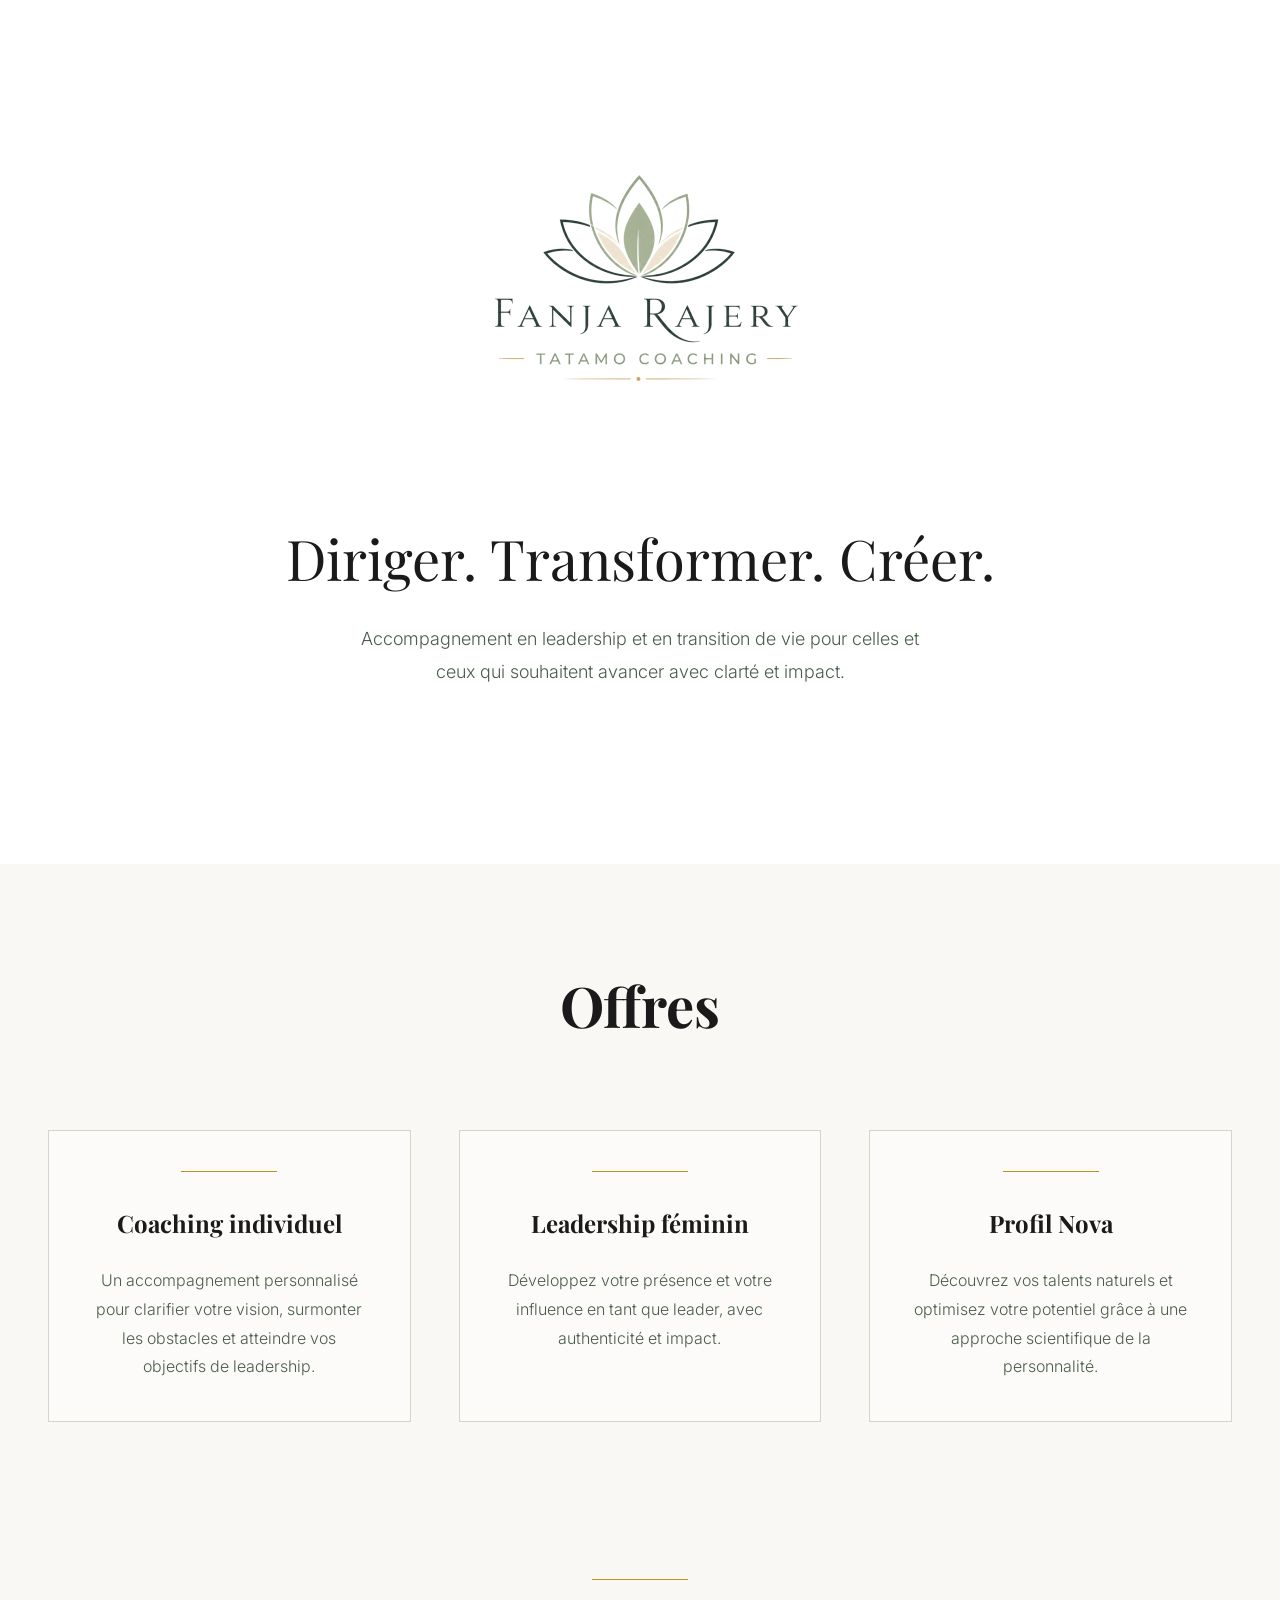
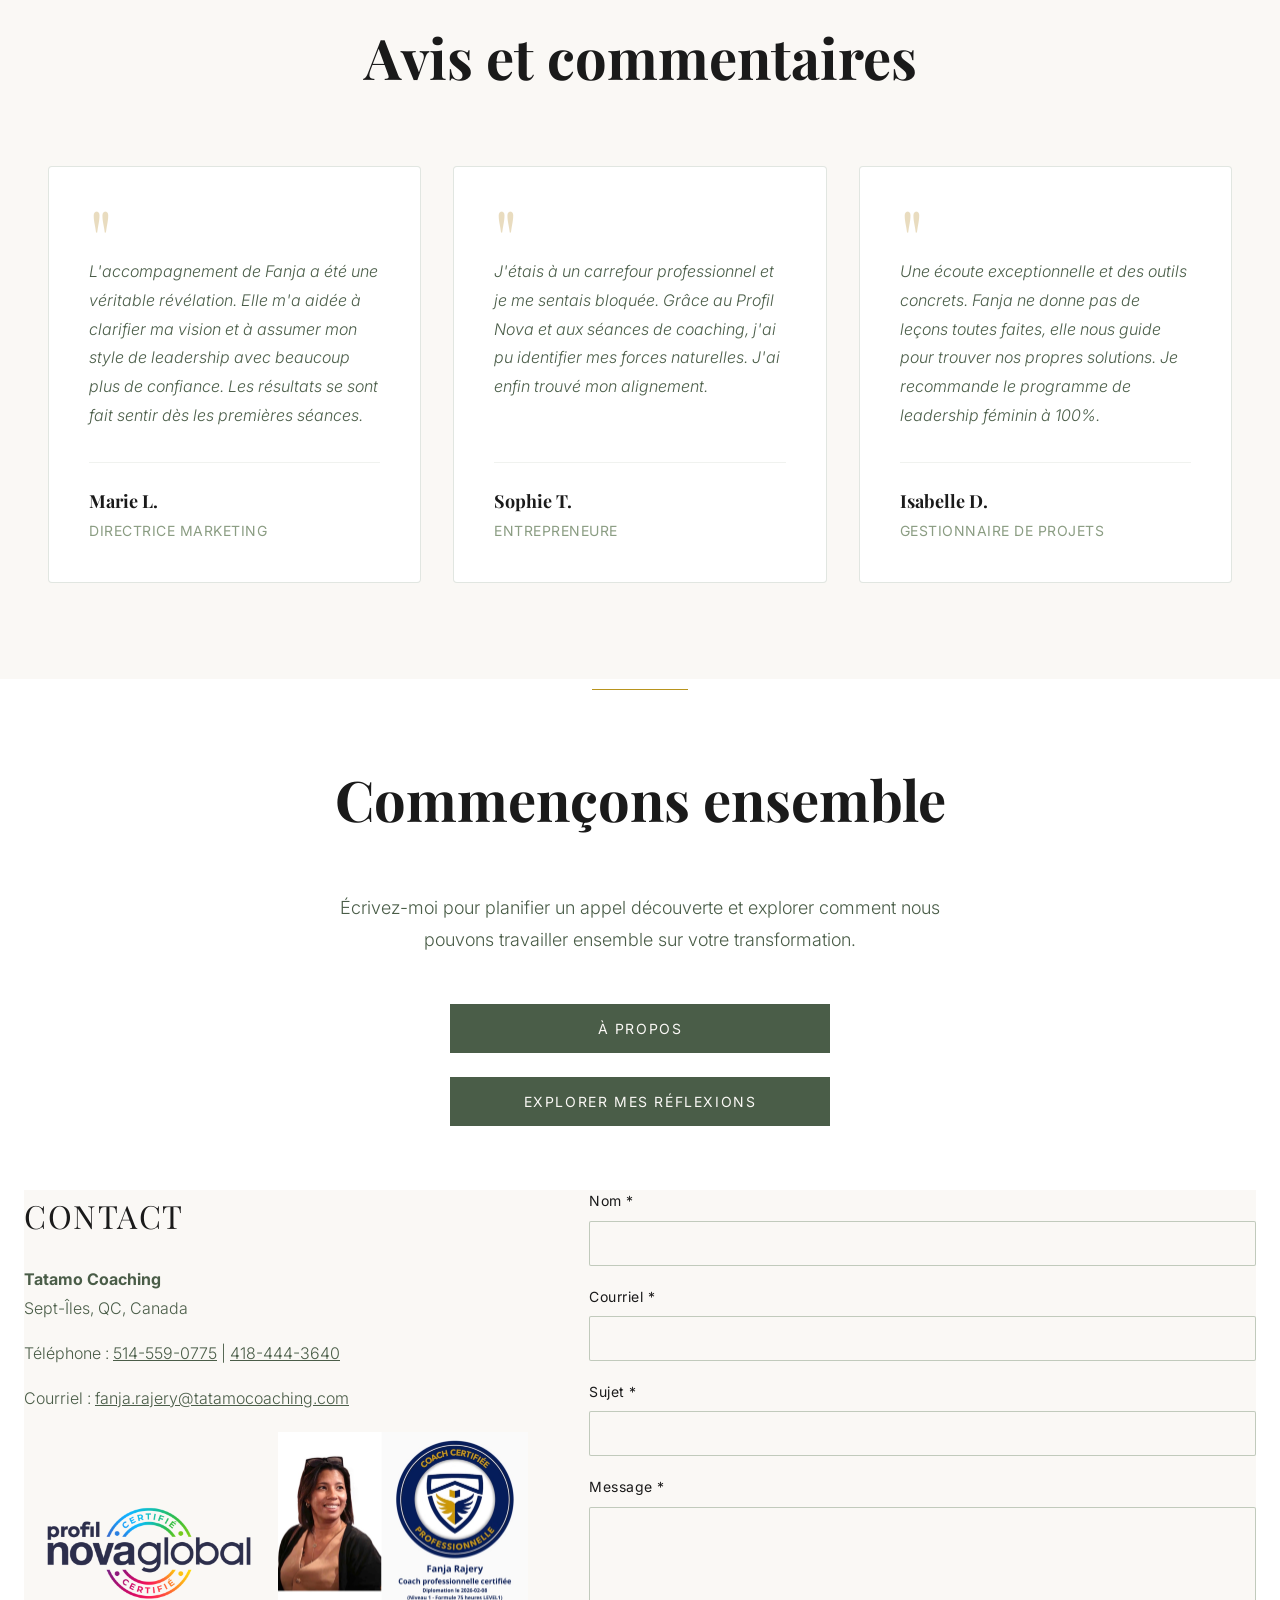
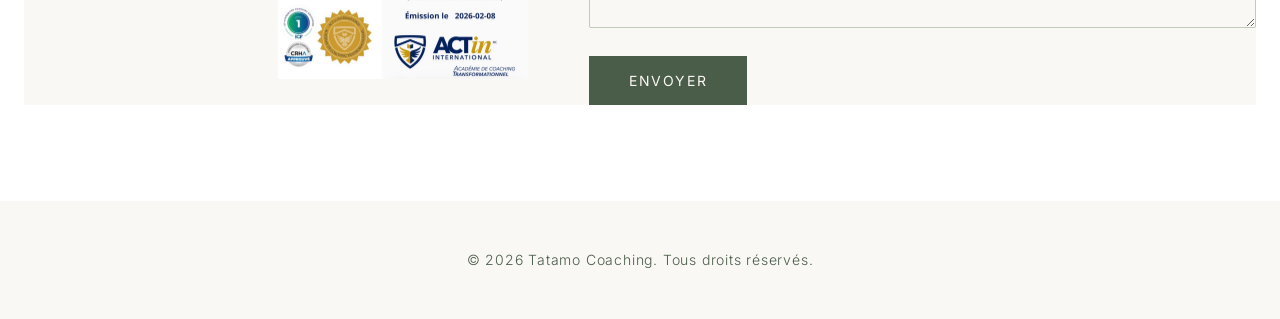
<file: index.html>
<!DOCTYPE html>
<html lang="fr">
<head>
  <meta charset="UTF-8">
  <meta name="viewport" content="width=device-width, initial-scale=1.0">
  <title>Tatamo Coaching - Fanja Rajery</title>
  <meta name="description" content="Tatamo Coaching : coaching individuel, leadership féminin et Profil Nova avec Fanja Rajery, pour avancer avec clarté et impact.">
  <link rel="icon" type="image/png" href="favicon.png">
  <link rel="apple-touch-icon" href="favicon.png">
  <link rel="preconnect" href="https://fonts.googleapis.com">
  <link rel="preconnect" href="https://fonts.gstatic.com" crossorigin>
  <link href="https://fonts.googleapis.com/css2?family=Inter:wght@300;400;600&family=Playfair+Display:wght@400;500;600&display=swap" rel="stylesheet">
  <link rel="stylesheet" href="styles.css">
</head>
<body>
  <header class="header">
    <div class="container">
      <img src="images/logonouvv.PNG" alt="Tatamo Coaching Logo" class="logo">
    </div>
  </header>

  <section class="hero">
    <div class="container hero-content">
      
    
      <h1 class="hero-heading">Diriger. Transformer. Créer.</h1>

      <p class="hero-description">Accompagnement en leadership et en transition de vie pour celles et ceux qui souhaitent avancer avec clarté et impact.
</p>

      
        
      </div>
    
  </section>

  

  <section class="offerings">
  <div class="container">
    <h2 class="section-title">Offres</h2>

    <div class="offerings-grid">

      <a href="individuel.html" class="offering-link">
        <div class="offering-card">
          <div class="divider-center"></div>
          <h3 class="offering-title">Coaching individuel</h3>
          <p class="offering-description">Un accompagnement personnalisé pour clarifier votre vision, surmonter les obstacles et atteindre vos objectifs de leadership.</p>
        </div>
      </a>

      <a href="feminin.html" class="offering-link">
        <div class="offering-card">
          <div class="divider-center"></div>
          <h3 class="offering-title">Leadership féminin</h3>
          <p class="offering-description">Développez votre présence et votre influence en tant que leader, avec authenticité et impact.</p>
        </div>
      </a>

      <a href="nova.html" class="offering-link">
        <div class="offering-card">
          <div class="divider-center"></div>
          <h3 class="offering-title">Profil Nova</h3>
          <p class="offering-description">Découvrez vos talents naturels et optimisez votre potentiel grâce à une approche scientifique de la personnalité.</p>
        </div>
      </a>


    </div>
<br>
<br>
   
</div>
</section>

<!-- Section Avis Clients -->
<section class="testimonials">
  <div class="container">
    <div class="divider-center"></div>
    <h2 class="section-title">Avis et commentaires</h2>
    
    <div class="testimonials-grid">
      
      <!-- Avis 1 -->
      <div class="testimonial-card">
        <div class="quote-icon">"</div>
        <p class="testimonial-text">L'accompagnement de Fanja a été une véritable révélation. Elle m'a aidée à clarifier ma vision et à assumer mon style de leadership avec beaucoup plus de confiance. Les résultats se sont fait sentir dès les premières séances.</p>
        <div class="testimonial-author">
          <div class="author-info">
            <h4 class="author-name">Marie L.</h4>
            <p class="author-role">Directrice Marketing</p>
          </div>
        </div>
      </div>

      <!-- Avis 2 -->
      <div class="testimonial-card">
        <div class="quote-icon">"</div>
        <p class="testimonial-text">J'étais à un carrefour professionnel et je me sentais bloquée. Grâce au Profil Nova et aux séances de coaching, j'ai pu identifier mes forces naturelles. J'ai enfin trouvé mon alignement.</p>
        <div class="testimonial-author">
          <div class="author-info">
            <h4 class="author-name">Sophie T.</h4>
            <p class="author-role">Entrepreneure</p>
          </div>
        </div>
      </div>

      <!-- Avis 3 -->
      <div class="testimonial-card">
        <div class="quote-icon">"</div>
        <p class="testimonial-text">Une écoute exceptionnelle et des outils concrets. Fanja ne donne pas de leçons toutes faites, elle nous guide pour trouver nos propres solutions. Je recommande le programme de leadership féminin à 100%.</p>
        <div class="testimonial-author">
          <div class="author-info">
            <h4 class="author-name">Isabelle D.</h4>
            <p class="author-role">Gestionnaire de projets</p>
          </div>
        </div>
      </div>

    </div>
  </div>
</section>


  <section class="contact">
    <div class="container">
      <div class="divider-center"></div>

      <h2 class="section-title">Commençons ensemble</h2>

      <p class="contact-description">
        Écrivez-moi pour planifier un appel découverte et explorer comment nous
        pouvons travailler ensemble sur votre transformation.
      </p>

      <!-- Vos 2 boutons avec une largeur identique -->
      <div class="button-group" style="flex-direction: column; max-width: 380px; margin: 0 auto;">

        
        
        
        <a href="apropos.html" class="button-link" style="display: block; width: 100%;">
          <button class="btn btn-primary" style="width: 100%;">À propos</button>
        </a>
      <a href="facebook.html" class="button-link" style="display: block; width: 100%;">
        <button class="btn btn-primary" style="width: 100%;">Explorer mes réflexions</button>
        </a>
        
      </div>
      </div>



   
<!-- DEBUT DU FORMULAIRE DE CONTACT -->
<div class="contact-section-container"  id="contact">
  <div class="contact-info">
    <h2 class="contact-main-title">CONTACT</h2>
    <p class="contact-address">
      <strong>Tatamo Coaching</strong><br>
      Sept-Îles, QC, Canada
    </p>
    <p class="contact-details">
      Téléphone : <a href="tel:+15145590775">514-559-0775</a> | <a href="tel:+14184443640">418-444-3640</a>
    </p>
    <p class="contact-details">
      Courriel : <a href="mailto:fanja.rajery@tatamocoaching.com">fanja.rajery@tatamocoaching.com</a>
    </p>

    <p class="contact-details">
      <img src="images/novaglobal.png" alt="Profil Nova Global" style="box-shadow: none; border-radius: 0; max-width: 250px; width: 100%; margin: 0 auto;">
      <img src="images/apropos.jpeg" alt="Certificat Coach Professionnelle" style="box-shadow: none; border-radius: 0; max-width: 250px; width: 100%; margin: 0 auto;">
    </p>
  </div>

  <form class="contact-form" action="https://formspree.io/f/mvkowver" method="POST">
    <input type="text" name="_gotcha" style="display: none;" tabindex="-1" autocomplete="off">

    <div class="form-group">
      <label for="name">Nom *</label>
      <input type="text" id="name" name="name" required>
    </div>

    <div class="form-group">
      <label for="email">Courriel *</label>
      <input type="email" id="email" name="email" required>
    </div>

    <div class="form-group">
      <label for="subject">Sujet *</label>
      <input type="text" id="subject" name="subject" required>
    </div>

    <div class="form-group">
      <label for="message">Message *</label>
      <textarea id="message" name="message" rows="5" required></textarea>
    </div>

    <button type="submit" class="btn-submit">Envoyer</button>
  </form>
</div>
<!-- FIN DU FORMULAIRE DE CONTACT -->
  </section>

  <footer class="footer">
    <div class="container">
      <p class="footer-text">© 2026 Tatamo Coaching. Tous droits réservés.</p>
    </div>
  </footer>

  <script type="module" src="document.js"></script>
  
</body>
</html>
</file>
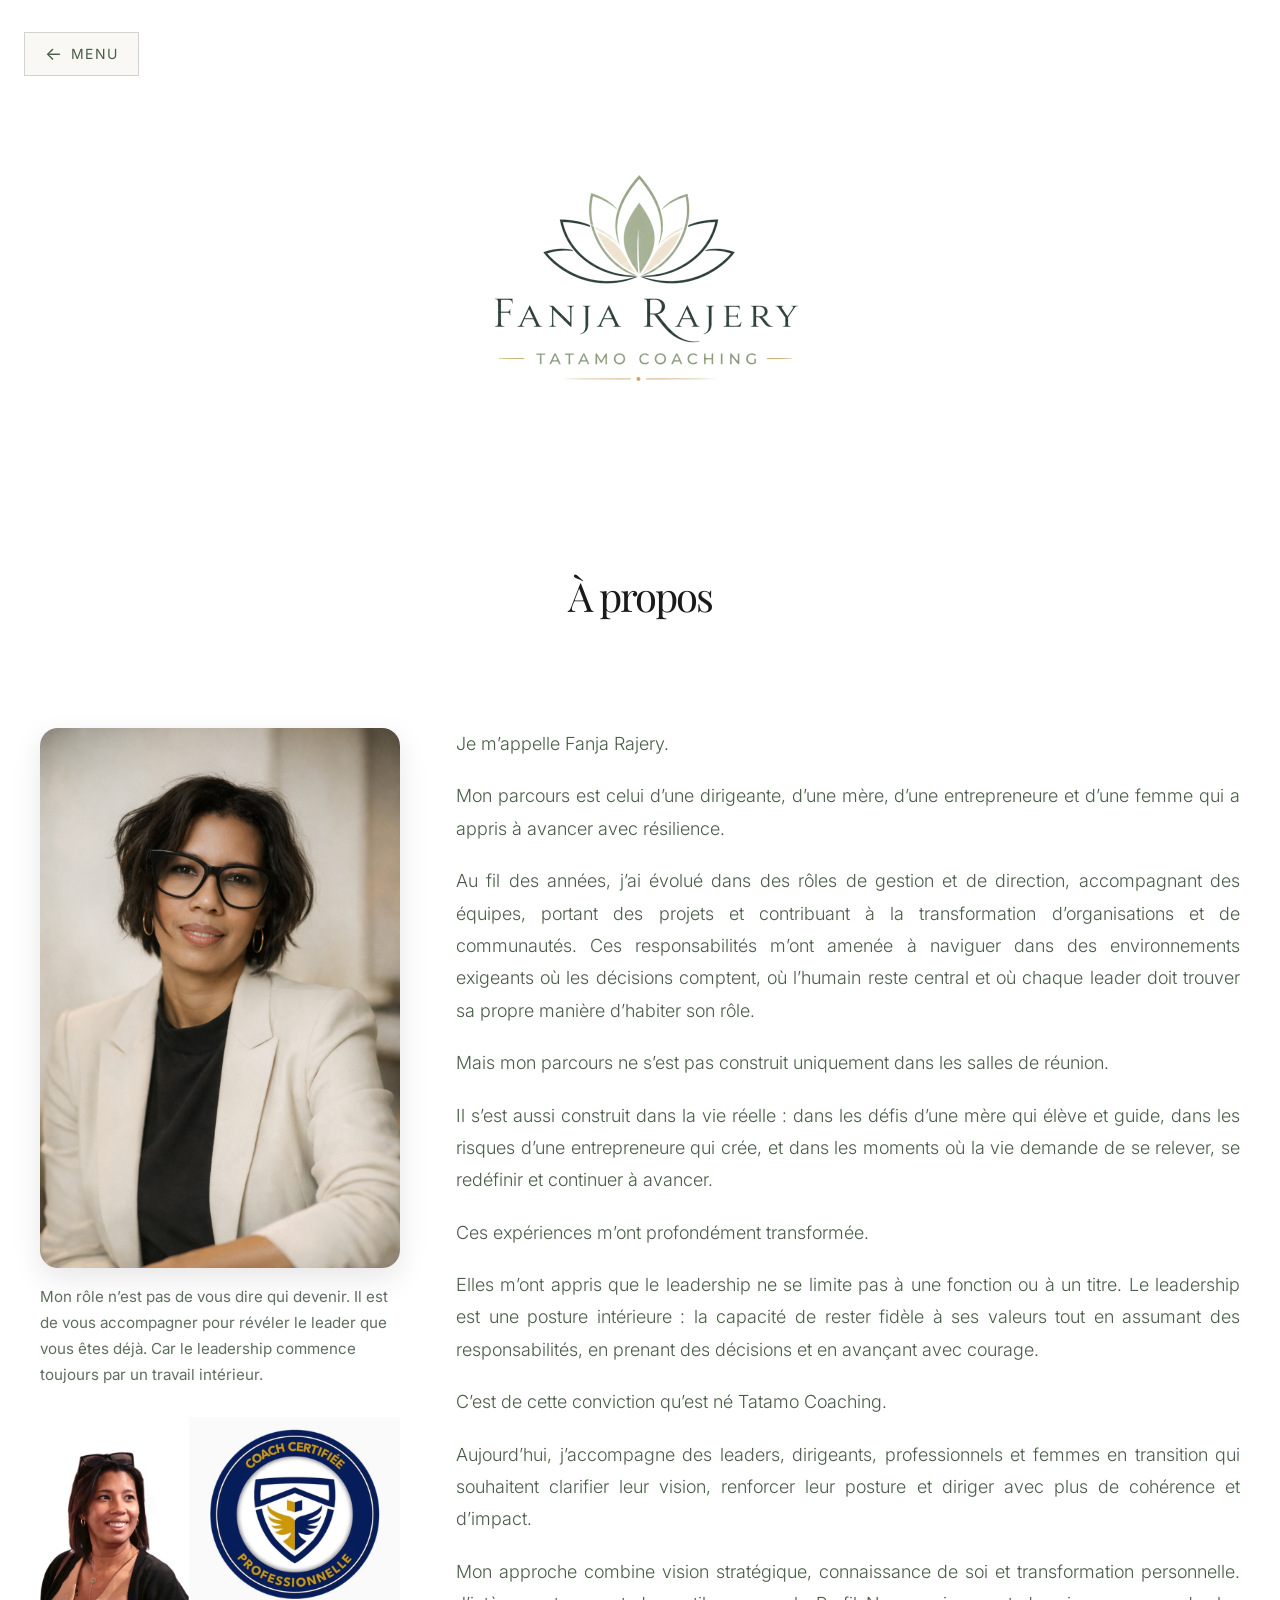
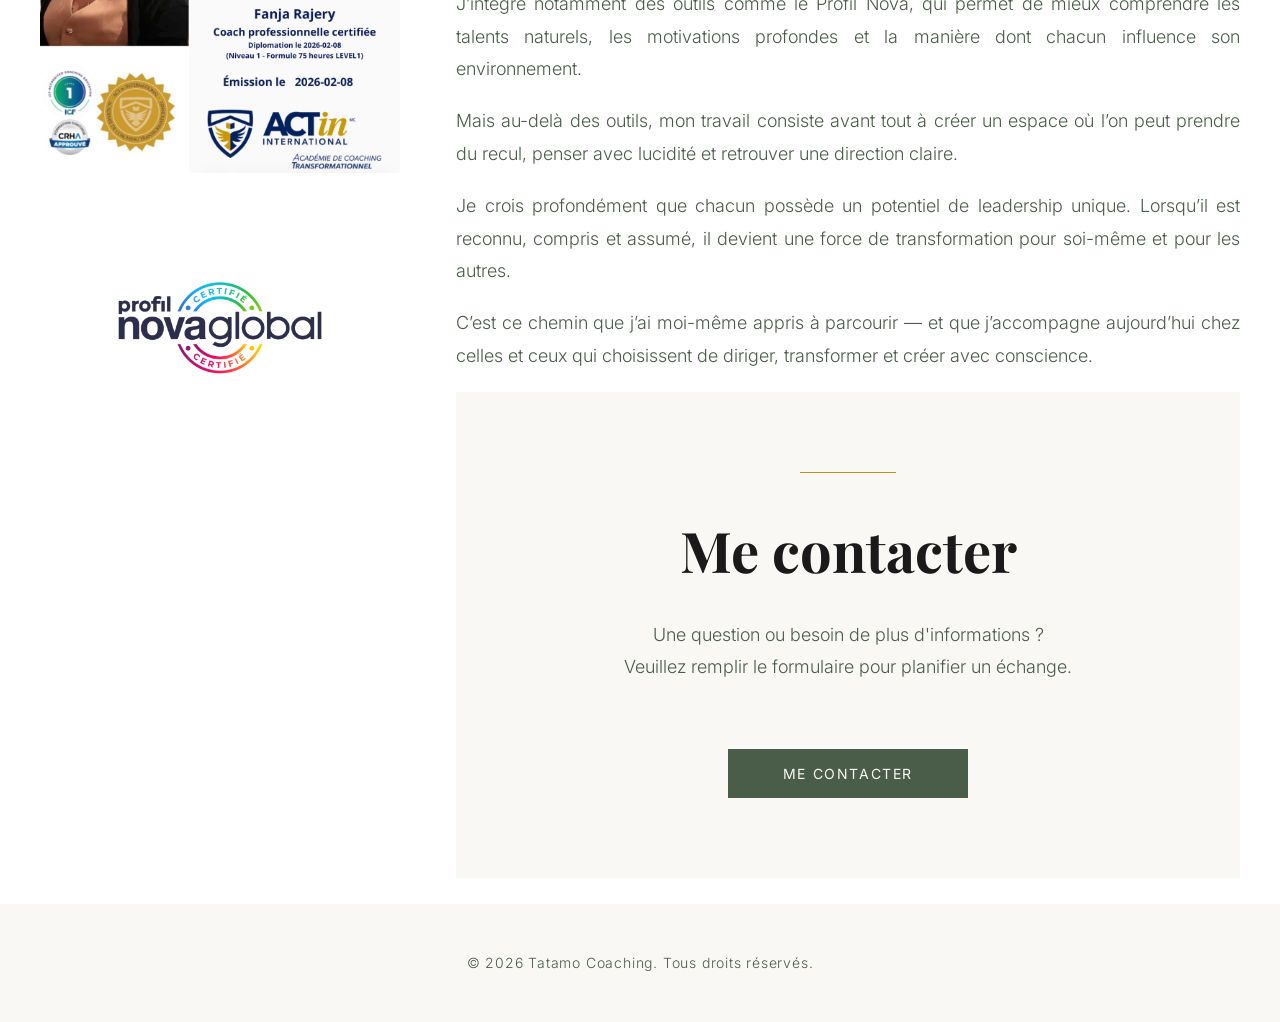
<file: apropos.html>
<!DOCTYPE html>
<html lang="fr">
<head>
  <meta charset="UTF-8">
  <meta name="viewport" content="width=device-width, initial-scale=1.0">
  <title>À propos - Tatamo Coaching</title>
  <meta name="description" content="Découvrez le parcours de Fanja Rajery, coach professionnelle et fondatrice de Tatamo Coaching.">
  <link rel="icon" type="image/png" href="favicon.png">
  <link rel="apple-touch-icon" href="favicon.png">
  <link rel="preconnect" href="https://fonts.googleapis.com">
  <link rel="preconnect" href="https://fonts.gstatic.com" crossorigin>
  <link href="https://fonts.googleapis.com/css2?family=Inter:wght@300;400;600&family=Playfair+Display:wght@400;500;600&display=swap" rel="stylesheet">
  <link rel="stylesheet" href="styles.css">
</head>
<body>
<a href="index.html" class="back-button">
  <span class="arrow">←</span> Menu
</a>
<header class="header">
    <div class="container">
      <img src="images/logonouvv.PNG" alt="Tatamo Coaching Logo" class="logo">
    </div>
  </header>

  <section class="nova">
  <div class="container">
    <h1 class="hero-title">À propos</h1>

    <div class="about-layout">
     <div class="about-photo">
  <img src="images/fanja.jpg" alt="Portrait de Fanja Rajery">
  <p class="about-caption"> 
    Mon rôle n’est pas de vous dire qui devenir.
    Il est de vous accompagner pour révéler le leader que vous êtes déjà.
    Car le leadership commence toujours par un travail intérieur.
  </p>

  <div style="margin-top: 30px;">
    <img src="images/apropos.jpeg" alt="Certificat Coach Professionnelle" style="box-shadow: none; border-radius: 0;">
  </div>

  <div style="margin-top: 30px; text-align: center;">
    <img src="images/novaglobal.png" alt="Profil Nova Global" style="box-shadow: none; border-radius: 0; max-width: 250px; width: 100%; margin: 0 auto;">
  </div>
</div>

      <div class="about-bio">
        <p class="about-text">Je m’appelle Fanja Rajery.</p>
<p class="about-text">Mon parcours est celui d’une dirigeante, d’une mère, d’une entrepreneure et d’une femme qui a appris à avancer avec résilience.</p>
<p class="about-text">Au fil des années, j’ai évolué dans des rôles de gestion et de direction, accompagnant des équipes, portant des projets et contribuant à la transformation d’organisations et de communautés. Ces responsabilités m’ont amenée à naviguer dans des environnements exigeants où les décisions comptent, où l’humain reste central et où chaque leader doit trouver sa propre manière d’habiter son rôle.</p>
<p class="about-text">Mais mon parcours ne s’est pas construit uniquement dans les salles de réunion.</p>
<p class="about-text">Il s’est aussi construit dans la vie réelle : dans les défis d’une mère qui élève et guide, dans les risques d’une entrepreneure qui crée, et dans les moments où la vie demande de se relever, se redéfinir et continuer à avancer.</p>
<p class="about-text">Ces expériences m’ont profondément transformée.</p>
<p class="about-text">Elles m’ont appris que le leadership ne se limite pas à une fonction ou à un titre. Le leadership est une posture intérieure : la capacité de rester fidèle à ses valeurs tout en assumant des responsabilités, en prenant des décisions et en avançant avec courage.</p>
<p class="about-text">C’est de cette conviction qu’est né Tatamo Coaching.</p>

<p class="about-text">Aujourd’hui, j’accompagne des leaders, dirigeants, professionnels et femmes en transition qui souhaitent clarifier leur vision, renforcer leur posture et diriger avec plus de cohérence et d’impact.</p>
<p class="about-text">Mon approche combine vision stratégique, connaissance de soi et transformation personnelle. J’intègre notamment des outils comme le Profil Nova, qui permet de mieux comprendre les talents naturels, les motivations profondes et la manière dont chacun influence son environnement.</p>
<p class="about-text">Mais au-delà des outils, mon travail consiste avant tout à créer un espace où l’on peut prendre du recul, penser avec lucidité et retrouver une direction claire.</p>
<p class="about-text">Je crois profondément que chacun possède un potentiel de leadership unique. Lorsqu’il est reconnu, compris et assumé, il devient une force de transformation pour soi-même et pour les autres.</p>
<p class="about-text">C’est ce chemin que j’ai moi-même appris à parcourir — et que j’accompagne aujourd’hui chez celles et ceux qui choisissent de diriger, transformer et créer avec conscience.</p>

        <section class="contact" style="background-color: #FAF8F5; padding: 80px 24px;">
  <div class="container" style="text-align: center;">
    
    <div class="divider-center" style="margin: 0 auto 32px auto;"></div>
    <h2 class="section-title" style="margin-bottom: 24px;">Me contacter</h2>
    
    <p class="contact-description" style="margin-bottom: 40px; margin-left: auto; margin-right: auto;">
      Une question ou besoin de plus d'informations ? <br>Veuillez remplir le formulaire pour planifier un échange.
    </p>
<br>

    <div class="button-group">
  <a href="index.html#contact" class="button-link">
    <button class="btn btn-primary">Me contacter</button>
  </a>
</div>

  </div>
</section>

      </div>
</div> 
  </div>
</section>
<br>
<footer class="footer">
  <div class="container">
    <p class="footer-text">© 2026 Tatamo Coaching. Tous droits réservés.</p>
  </div>
</footer>

</body>
</html>
</file>
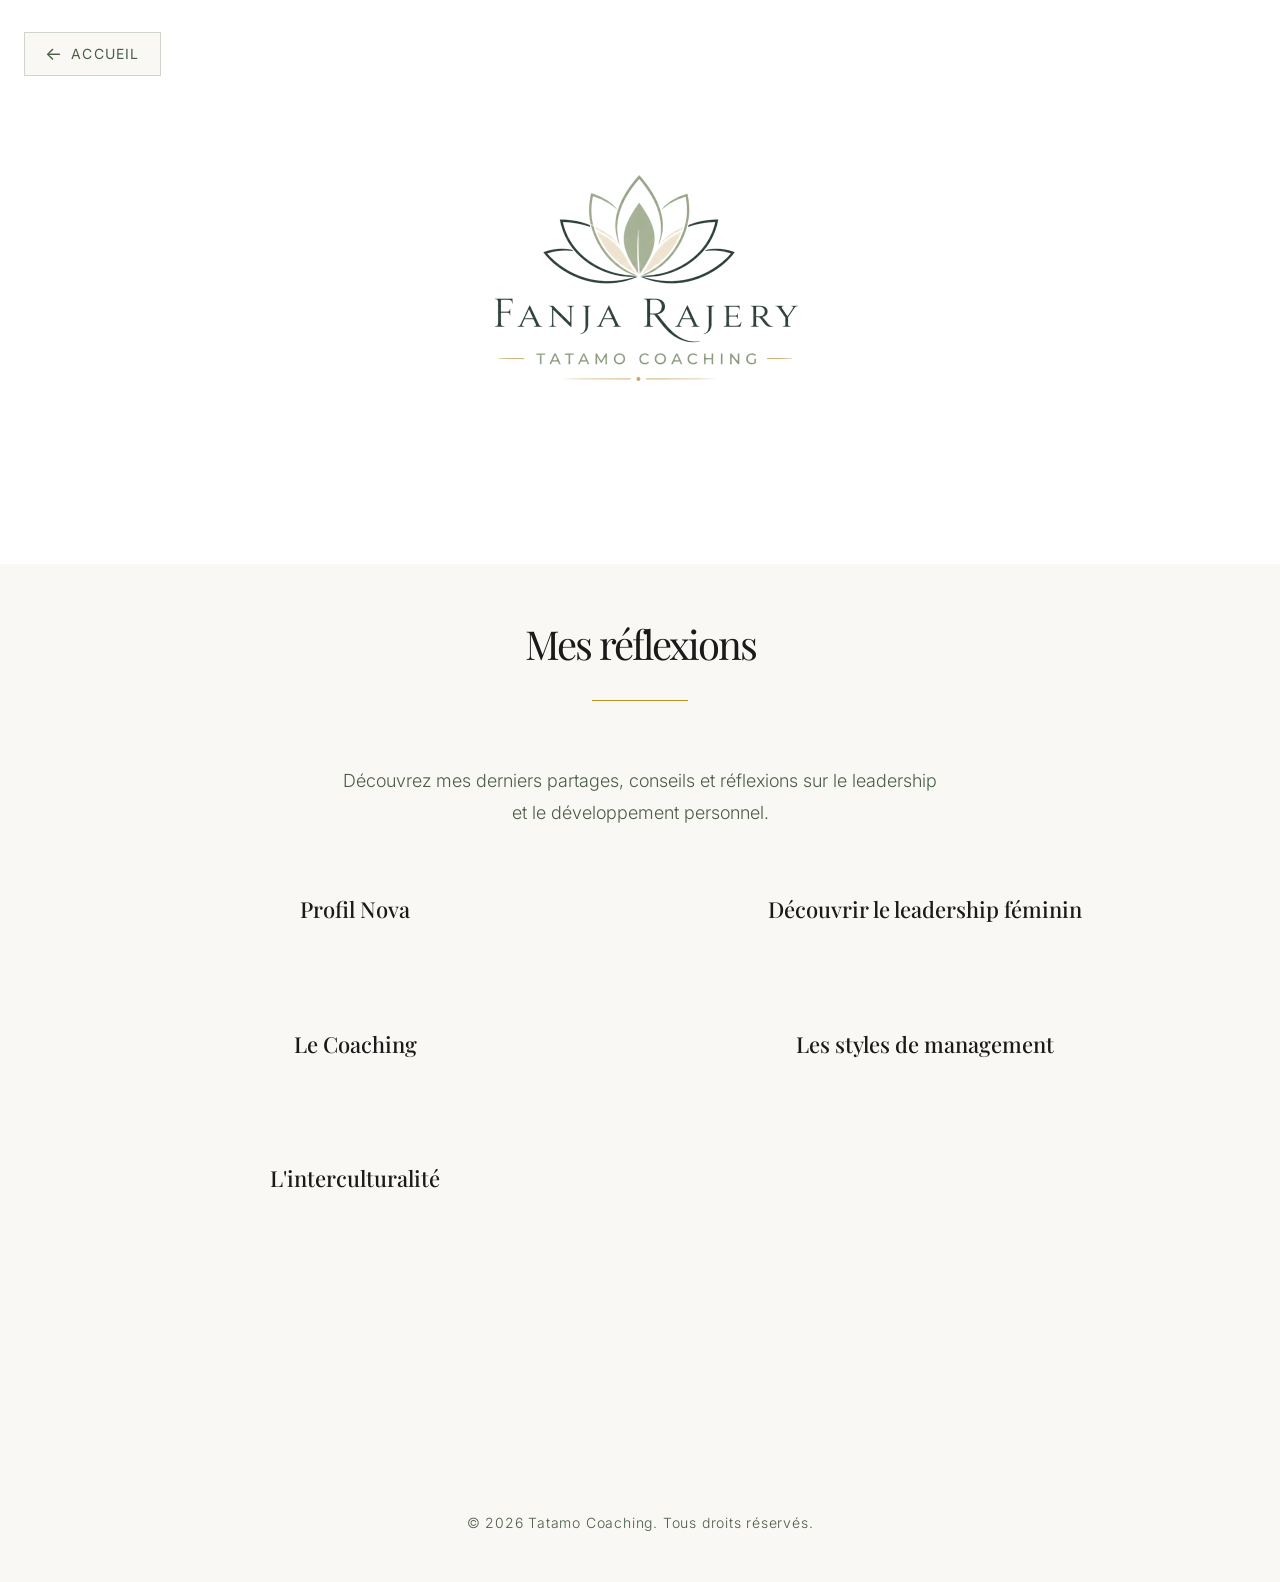
<file: facebook.html>
<!DOCTYPE html>
<html lang="fr">
<head>
  <meta charset="UTF-8">
  <meta name="viewport" content="width=device-width, initial-scale=1.0">
  <title>Mes Réflexions - Tatamo Coaching</title>
  <meta name="description" content="Les réflexions et conseils de Fanja Rajery sur le leadership, le coaching et le développement personnel.">
  <link rel="icon" type="image/png" href="favicon.png">
  <link rel="apple-touch-icon" href="favicon.png">
  <link rel="preconnect" href="https://fonts.googleapis.com">
  <link rel="preconnect" href="https://fonts.gstatic.com" crossorigin>
  <link href="https://fonts.googleapis.com/css2?family=Inter:wght@300;400;600&family=Playfair+Display:wght@400;500;600&display=swap" rel="stylesheet">
  <link rel="stylesheet" href="styles.css">
</head>
<body>

  <!-- Bouton de retour -->
  <a href="index.html" class="back-button">
    <span class="arrow">←</span> Accueil
  </a>

  <!-- SDK Facebook obligatoire pour faire marcher les posts -->
  <div id="fb-root"></div>
  <script async defer crossorigin="anonymous" src="https://connect.facebook.net/fr_FR/sdk.js#xfbml=1&version=v23.0"></script>

  <!-- En-tête avec Logo -->
  <header class="header">
    <div class="container">
      <img src="images/logonouvv.PNG" alt="Tatamo Coaching Logo" class="logo">
    </div>
  </header>

  <!-- Section Principale -->
  <section class="facebook-section">
    <div class="container">
      
      <h1 class="hero-title" style="font-size: 40px; text-align: center; margin-bottom: 24px;">Mes réflexions</h1>
      
      <div class="divider-center"></div>

      <p class="contact-description" style="margin-bottom: 64px;">
        Découvrez mes derniers partages, conseils et réflexions sur le leadership et le développement personnel.
      </p>

      <!-- Conteneur global des posts en grille -->
      <div class="fb-container">
        
        <!-- --- POST 1 --- -->
        <div class="facebook-item">
          <h3 class="facebook-post-title">Profil Nova</h3>
          <div class="fb-post"
               data-href="https://www.facebook.com/photo/?fbid=10244306746990012&set=a.1147436372293"
               data-width="500"
               data-show-text="true">
          </div>
        </div>

        <!-- --- POST 2 --- -->
        <div class="facebook-item">
          <h3 class="facebook-post-title">Découvrir le leadership féminin</h3>
          <div class="fb-post"
               data-href="https://www.facebook.com/photo?fbid=10244120120444465&set=a.1147436372293"
               data-width="500"
               data-show-text="true">
          </div>
        </div>

        <!-- --- POST 3 --- -->
        <div class="facebook-item">
          <h3 class="facebook-post-title">Le Coaching</h3>
          <div class="fb-post"
               data-href="https://www.facebook.com/photo?fbid=10243571149720540&set=a.10243171436927970"
               data-width="500"
               data-show-text="true">
          </div>
        </div>

        <!-- --- POST 4 --- -->
        <div class="facebook-item">
          <h3 class="facebook-post-title">Les styles de management</h3>
          <div class="fb-post"
               data-href="https://www.facebook.com/photo?fbid=10243526368881047&set=a.10243171436927970"
               data-width="500"
               data-show-text="true">
          </div>
        </div>

        <div class="facebook-item">
          <h3 class="facebook-post-title">L'interculturalité</h3>
          <div class="fb-post"
               data-href="https://www.facebook.com/photo/?fbid=10244450978475709&set=a.1147436372293"
               data-width="500"
               data-show-text="true">
          </div>
        </div>

      </div>
    </div>
  </section>

  <!-- Pied de page -->
  <footer class="footer">
    <div class="container">
      <p class="footer-text">© 2026 Tatamo Coaching. Tous droits réservés.</p>
    </div>
  </footer>

  <script type="module" src="document.js"></script>
</body>
</html>
</file>
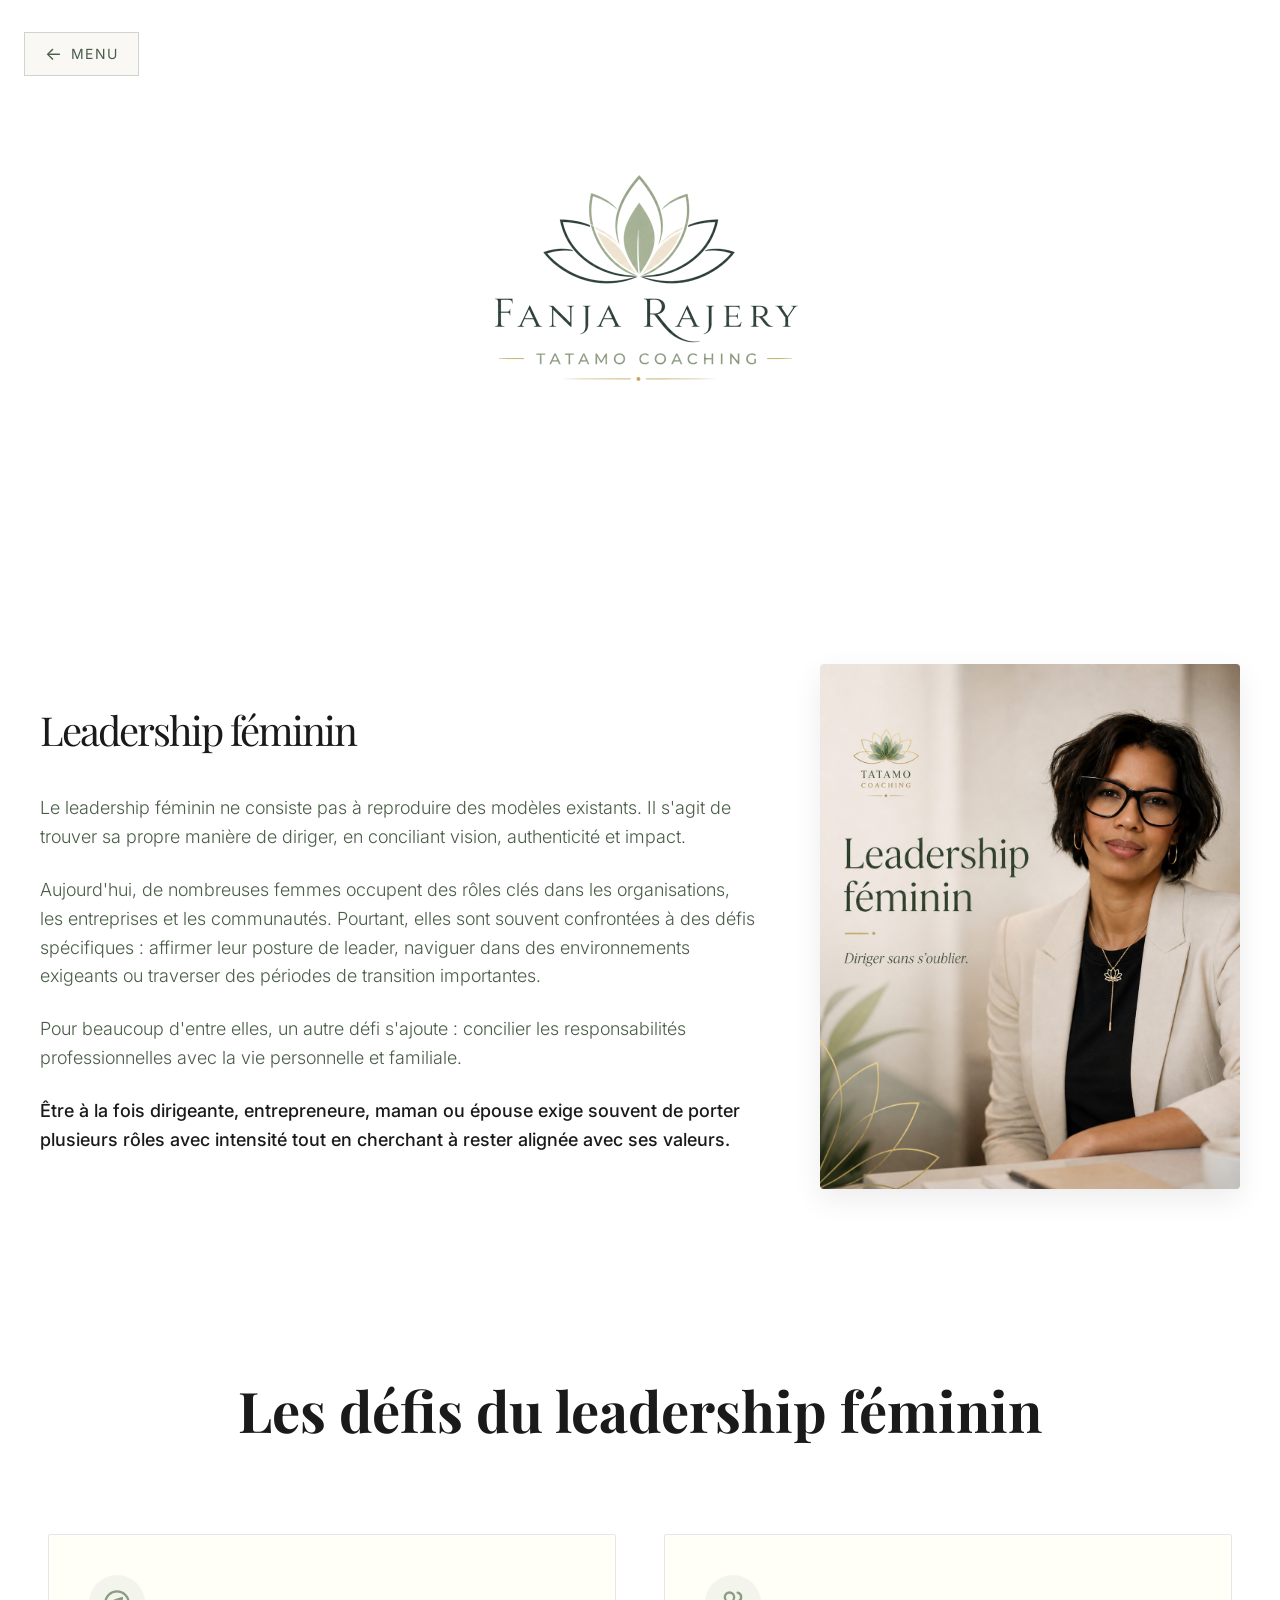
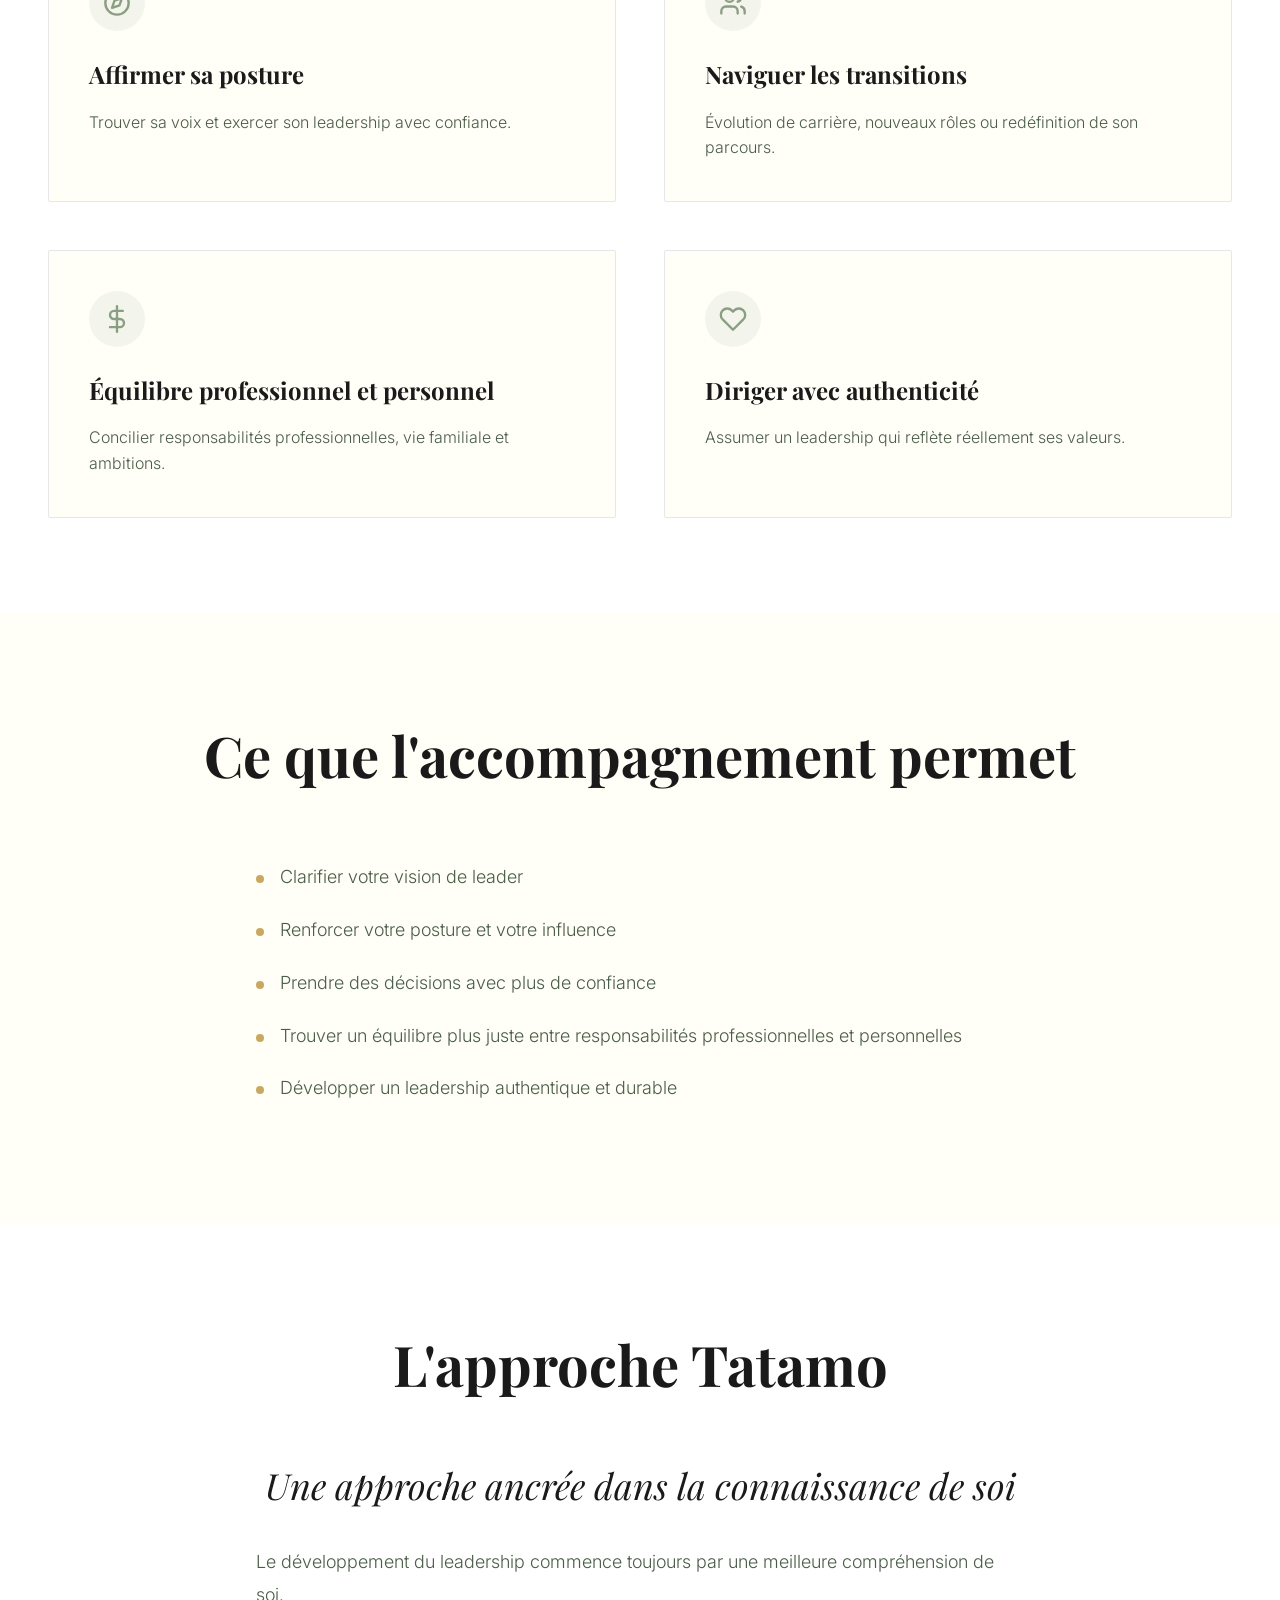
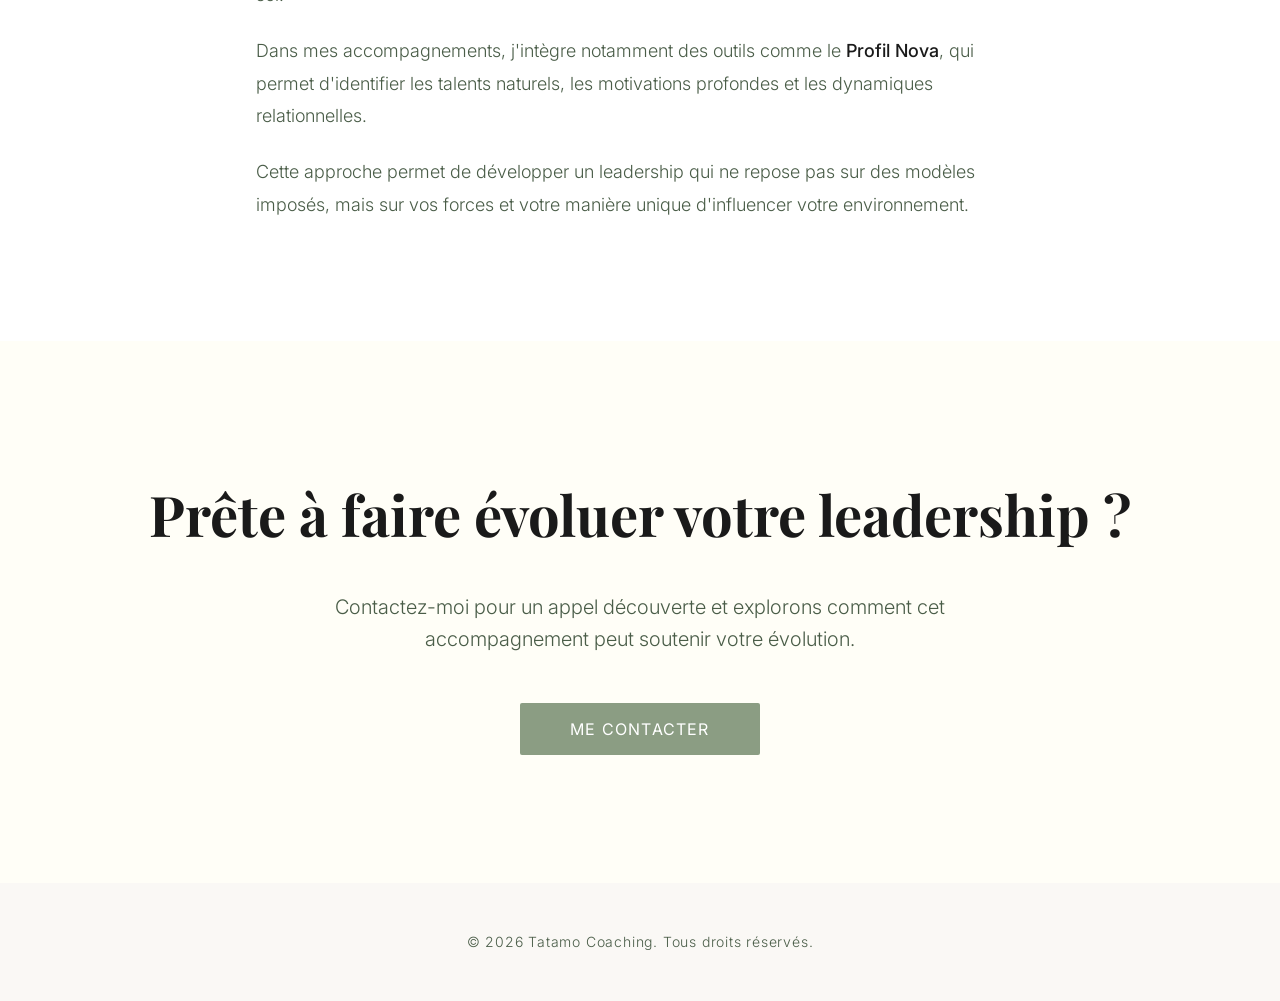
<file: feminin.html>
<!DOCTYPE html>
<html lang="fr">
<head>
  <meta charset="UTF-8">
  <meta name="viewport" content="width=device-width, initial-scale=1.0">
  <title>Leadership féminin - Tatamo Coaching</title>
  <meta name="description" content="Un accompagnement en leadership féminin pour affirmer votre posture, traverser vos transitions et diriger avec authenticité.">
  <link rel="icon" type="image/png" href="favicon.png">
  <link rel="apple-touch-icon" href="favicon.png">
  <link rel="preconnect" href="https://fonts.googleapis.com">
  <link rel="preconnect" href="https://fonts.gstatic.com" crossorigin>
  <link href="https://fonts.googleapis.com/css2?family=Inter:wght@300;400;600&family=Playfair+Display:wght@400;500;600&display=swap" rel="stylesheet">
  <link rel="stylesheet" href="styles.css">
</head>
<body>
  <a href="index.html" class="back-button">
  <span class="arrow">←</span> Menu
</a>

<header class="header">
    <div class="container">
      <img src="images/logonouvv.PNG" alt="Tatamo Coaching Logo" class="logo">
    </div>
  </header>


  
  <section class="feminin">
   <div class="container">
      <div class="feminin-layout">
        
        <div class="feminin-text-content">
          <h1 class="hero-title" style="text-align: left; margin-bottom: 32px; color: #1A1A1A;">Leadership féminin</h1>
          
          <p class="intro-text" style="font-size: 18px; color: #4A5D48; margin-bottom: 24px; font-weight: 300;">Le leadership féminin ne consiste pas à reproduire des modèles existants. Il s'agit de trouver sa propre manière de diriger, en conciliant vision, authenticité et impact.</p>
          
          <p class="intro-text" style="font-size: 18px; color: #4A5D48; margin-bottom: 24px; font-weight: 300;">Aujourd'hui, de nombreuses femmes occupent des rôles clés dans les organisations, les entreprises et les communautés. Pourtant, elles sont souvent confrontées à des défis spécifiques : affirmer leur posture de leader, naviguer dans des environnements exigeants ou traverser des périodes de transition importantes.</p>
          
          <p class="intro-text" style="font-size: 18px; color: #4A5D48; margin-bottom: 24px; font-weight: 300;">Pour beaucoup d'entre elles, un autre défi s'ajoute : concilier les responsabilités professionnelles avec la vie personnelle et familiale.</p>
          
          <p class="intro-text" style="font-size: 18px; color: #1A1A1A; font-weight: 500;">Être à la fois dirigeante, entrepreneure, maman ou épouse exige souvent de porter plusieurs rôles avec intensité tout en cherchant à rester alignée avec ses valeurs.</p>
        </div>

        <div class="feminin-photo">
          <img src="images/34ED0D3C-5266-446F-AC46-3FDA205A16C3.jpg" alt="Leadership féminin - Diriger sans s'oublier">
        </div>
        
      </div>
    </div>

    <!-- Challenges Section -->
    <div class="feminin-challenges">
      <div class="container">
        <h2 class="section-title">Les défis du leadership féminin</h2>
        
        <div class="feminin-cards-grid">
          <div class="feminin-card">
            <div class="feminin-card-icon">
              <svg xmlns="http://www.w3.org/2000/svg" width="28" height="28" viewBox="0 0 24 24" fill="none" stroke="currentColor" stroke-width="2" stroke-linecap="round" stroke-linejoin="round">
                <circle cx="12" cy="12" r="10"></circle>
                <polygon points="16.24 7.76 14.12 14.12 7.76 16.24 9.88 9.88 16.24 7.76"></polygon>
              </svg>
            </div>
            <h3 class="feminin-card-title">Affirmer sa posture</h3>
            <p class="feminin-card-description">Trouver sa voix et exercer son leadership avec confiance.</p>
          </div>

          <div class="feminin-card">
            <div class="feminin-card-icon">
              <svg xmlns="http://www.w3.org/2000/svg" width="28" height="28" viewBox="0 0 24 24" fill="none" stroke="currentColor" stroke-width="2" stroke-linecap="round" stroke-linejoin="round">
                <path d="M16 21v-2a4 4 0 0 0-4-4H6a4 4 0 0 0-4 4v2"></path>
                <circle cx="9" cy="7" r="4"></circle>
                <path d="M22 21v-2a4 4 0 0 0-3-3.87"></path>
                <path d="M16 3.13a4 4 0 0 1 0 7.75"></path>
              </svg>
            </div>
            <h3 class="feminin-card-title">Naviguer les transitions</h3>
            <p class="feminin-card-description">Évolution de carrière, nouveaux rôles ou redéfinition de son parcours.</p>
          </div>

          <div class="feminin-card">
            <div class="feminin-card-icon">
              <svg xmlns="http://www.w3.org/2000/svg" width="28" height="28" viewBox="0 0 24 24" fill="none" stroke="currentColor" stroke-width="2" stroke-linecap="round" stroke-linejoin="round">
                <line x1="12" y1="1" x2="12" y2="23"></line>
                <path d="M17 5H9.5a3.5 3.5 0 0 0 0 7h5a3.5 3.5 0 0 1 0 7H6"></path>
              </svg>
            </div>
            <h3 class="feminin-card-title">Équilibre professionnel et personnel</h3>
            <p class="feminin-card-description">Concilier responsabilités professionnelles, vie familiale et ambitions.</p>
          </div>

          <div class="feminin-card">
            <div class="feminin-card-icon">
              <svg xmlns="http://www.w3.org/2000/svg" width="28" height="28" viewBox="0 0 24 24" fill="none" stroke="currentColor" stroke-width="2" stroke-linecap="round" stroke-linejoin="round">
                <path d="M20.84 4.61a5.5 5.5 0 0 0-7.78 0L12 5.67l-1.06-1.06a5.5 5.5 0 0 0-7.78 7.78l1.06 1.06L12 21.23l7.78-7.78 1.06-1.06a5.5 5.5 0 0 0 0-7.78z"></path>
              </svg>
            </div>
            <h3 class="feminin-card-title">Diriger avec authenticité</h3>
            <p class="feminin-card-description">Assumer un leadership qui reflète réellement ses valeurs.</p>
          </div>
        </div>
      </div>
    </div>

    <!-- What Coaching Provides Section -->
    <div class="container feminin-benefits">
      <h2 class="section-title">Ce que l'accompagnement permet</h2>
      
      <ul class="feminin-benefits-list">
        <li>Clarifier votre vision de leader</li>
        <li>Renforcer votre posture et votre influence</li>
        <li>Prendre des décisions avec plus de confiance</li>
        <li>Trouver un équilibre plus juste entre responsabilités professionnelles et personnelles</li>
        <li>Développer un leadership authentique et durable</li>
      </ul>
    </div>

    <!-- Tatamo Approach Section -->
    <div class="feminin-approach">
      <div class="container">
        <h2 class="section-title">L'approche Tatamo</h2>
        
        <h3 class="feminin-approach-subtitle">Une approche ancrée dans la connaissance de soi</h3>
        
        <div class="feminin-approach-text">
          <p>
            Le développement du leadership commence toujours par une meilleure compréhension de soi.
          </p>
          <p>
            Dans mes accompagnements, j'intègre notamment des outils comme le <strong>Profil Nova</strong>, qui permet d'identifier les talents naturels, les motivations profondes et les dynamiques relationnelles.
          </p>
          <p>
            Cette approche permet de développer un leadership qui ne repose pas sur des modèles imposés, mais sur vos forces et votre manière unique d'influencer votre environnement.
          </p>
        </div>
      </div>
    </div>

    <!-- Call to Action Section -->
    <div class="feminin-cta">
      <div class="container">
        <h2 class="feminin-cta-title">Prête à faire évoluer votre leadership ?</h2>
        <p class="feminin-cta-text">Contactez-moi pour un appel découverte et explorons comment cet accompagnement peut soutenir votre évolution.</p>
       <div class="button-group">
  <a href="index.html#contact" class="button-link">
    <button class="btn btn-primary">Me contacter</button>
  </a>
</div>
      </div>
    </div>
  </section>

  <footer class="footer">
    <div class="container">
      <p class="footer-text">© 2026 Tatamo Coaching. Tous droits réservés.</p>
    </div>
  </footer>

  <script src="document.js"></script>
</body>
</html>
</file>
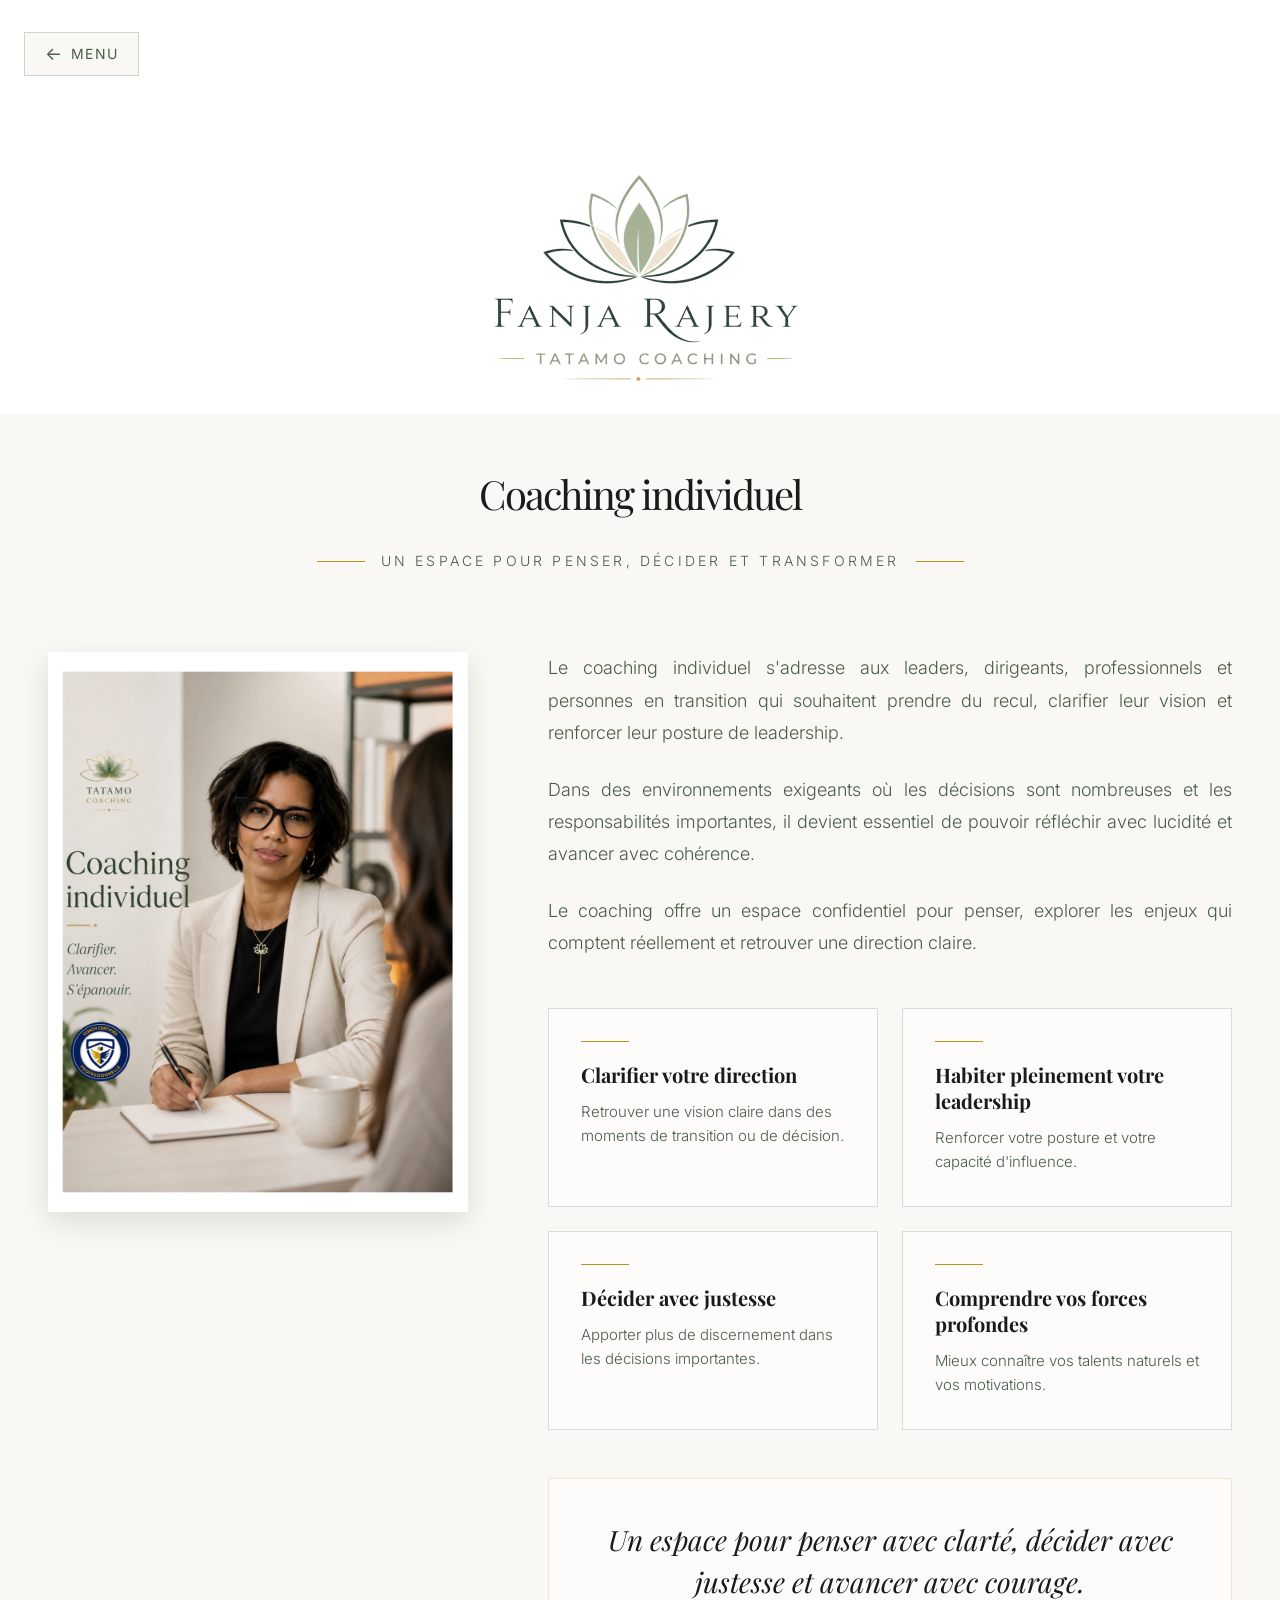
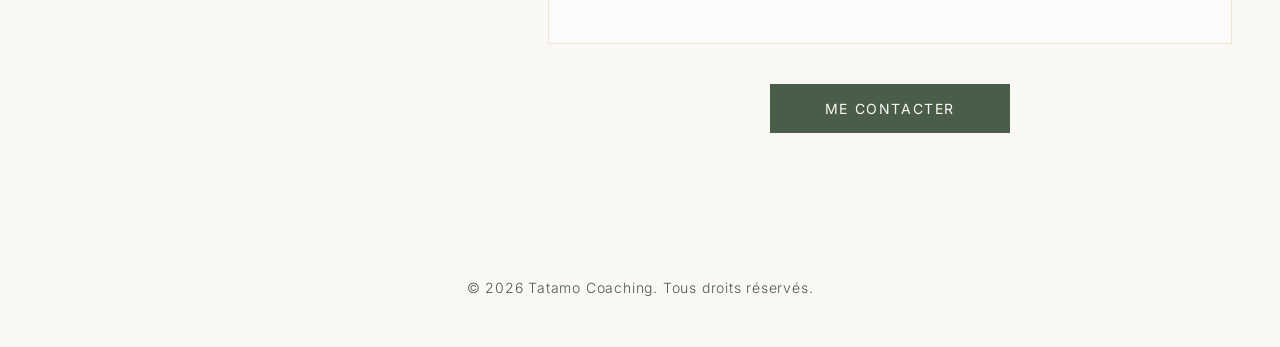
<file: individuel.html>
<!DOCTYPE html>
<html lang="fr">
<head>
  <meta charset="UTF-8">
  <meta name="viewport" content="width=device-width, initial-scale=1.0">
  <title>Coaching Individuel - Tatamo Coaching</title>
  <meta name="description" content="Un coaching individuel confidentiel pour les leaders et personnes en transition qui veulent clarifier leur vision et décider avec justesse.">
  <link rel="icon" type="image/png" href="favicon.png">
  <link rel="apple-touch-icon" href="favicon.png">
  <link rel="preconnect" href="https://fonts.googleapis.com">
  <link rel="preconnect" href="https://fonts.gstatic.com" crossorigin>
  <link href="https://fonts.googleapis.com/css2?family=Inter:wght@300;400;600&family=Playfair+Display:wght@400;500;600&display=swap" rel="stylesheet">
  <link rel="stylesheet" href="styles.css">
</head>
<body>
  <a href="index.html" class="back-button">
  <span class="arrow">←</span> Menu
</a>
  <header class="header">
    <div class="container">
      <img src="images/logonouvv.PNG" alt="Tatamo Coaching Logo" class="logo">
    </div>
  </header>

  <section class="individuel">
    <div class="container">
      <!-- Titre principal -->
      <h1 class="hero-title">Coaching individuel</h1>
      
      <!-- Sous-titre avec dividers -->
      <div class="hero-subtitle-wrapper">
        <div class="divider"></div>
        <p class="hero-subtitle">Un espace pour penser, décider et transformer</p>
        <div class="divider"></div>
      </div>

      <!-- Layout en 2 colonnes -->
      <div class="coaching-layout">
        <!-- Colonne gauche : Photo -->
        <div class="coaching-photo-col">
          <div class="coaching-photo-wrapper">
            <img src="images/E1A7B960-F293-44A4-8300-259F2B484E45.jpeg" alt="Fanja Rajery - Coach Professionnelle">
          </div>
        </div>

        <!-- Colonne droite : Contenu -->
        <div class="coaching-content-col">
          <!-- Introduction -->
          <div class="coaching-intro">
            <p>
              Le coaching individuel s'adresse aux leaders, dirigeants, professionnels et personnes en transition qui souhaitent prendre du recul, clarifier leur vision et renforcer leur posture de leadership.
            </p>
            <p>
              Dans des environnements exigeants où les décisions sont nombreuses et les responsabilités importantes, il devient essentiel de pouvoir réfléchir avec lucidité et avancer avec cohérence.
            </p>
            <p>
              Le coaching offre un espace confidentiel pour penser, explorer les enjeux qui comptent réellement et retrouver une direction claire.
            </p>
          </div>

          <!-- Cartes des bénéfices -->
          <div class="coaching-cards-grid">
            <div class="coaching-card">
              <div class="divider-center"></div>
              <h3 class="coaching-card-title">Clarifier votre direction</h3>
              <p class="coaching-card-description">
                Retrouver une vision claire dans des moments de transition ou de décision.
              </p>
            </div>

            <div class="coaching-card">
              <div class="divider-center"></div>
              <h3 class="coaching-card-title">Habiter pleinement votre leadership</h3>
              <p class="coaching-card-description">
                Renforcer votre posture et votre capacité d'influence.
              </p>
            </div>

            <div class="coaching-card">
              <div class="divider-center"></div>
              <h3 class="coaching-card-title">Décider avec justesse</h3>
              <p class="coaching-card-description">
                Apporter plus de discernement dans les décisions importantes.
              </p>
            </div>

            <div class="coaching-card">
              <div class="divider-center"></div>
              <h3 class="coaching-card-title">Comprendre vos forces profondes</h3>
              <p class="coaching-card-description">
                Mieux connaître vos talents naturels et vos motivations.
              </p>
            </div>
          </div>

          <!-- Citation -->
          <div class="coaching-quote-box">
            <p class="coaching-quote">
              Un espace pour penser avec clarté, décider avec justesse et avancer avec courage.
            </p>
          </div>

          
          <!-- Bouton d'action -->
<div class="button-group">
  <a href="index.html#contact" class="button-link">
    <button class="btn btn-primary">Me contacter</button>
  </a>
</div>
        </div>
      </div>
    </div>
  </section>

  <footer class="footer">
    <div class="container">
      <p class="footer-text">© 2026 Tatamo Coaching. Tous droits réservés.</p>
    </div>
  </footer>

  <script type="module" src="document.js"></script>
</body>
</html>
</file>
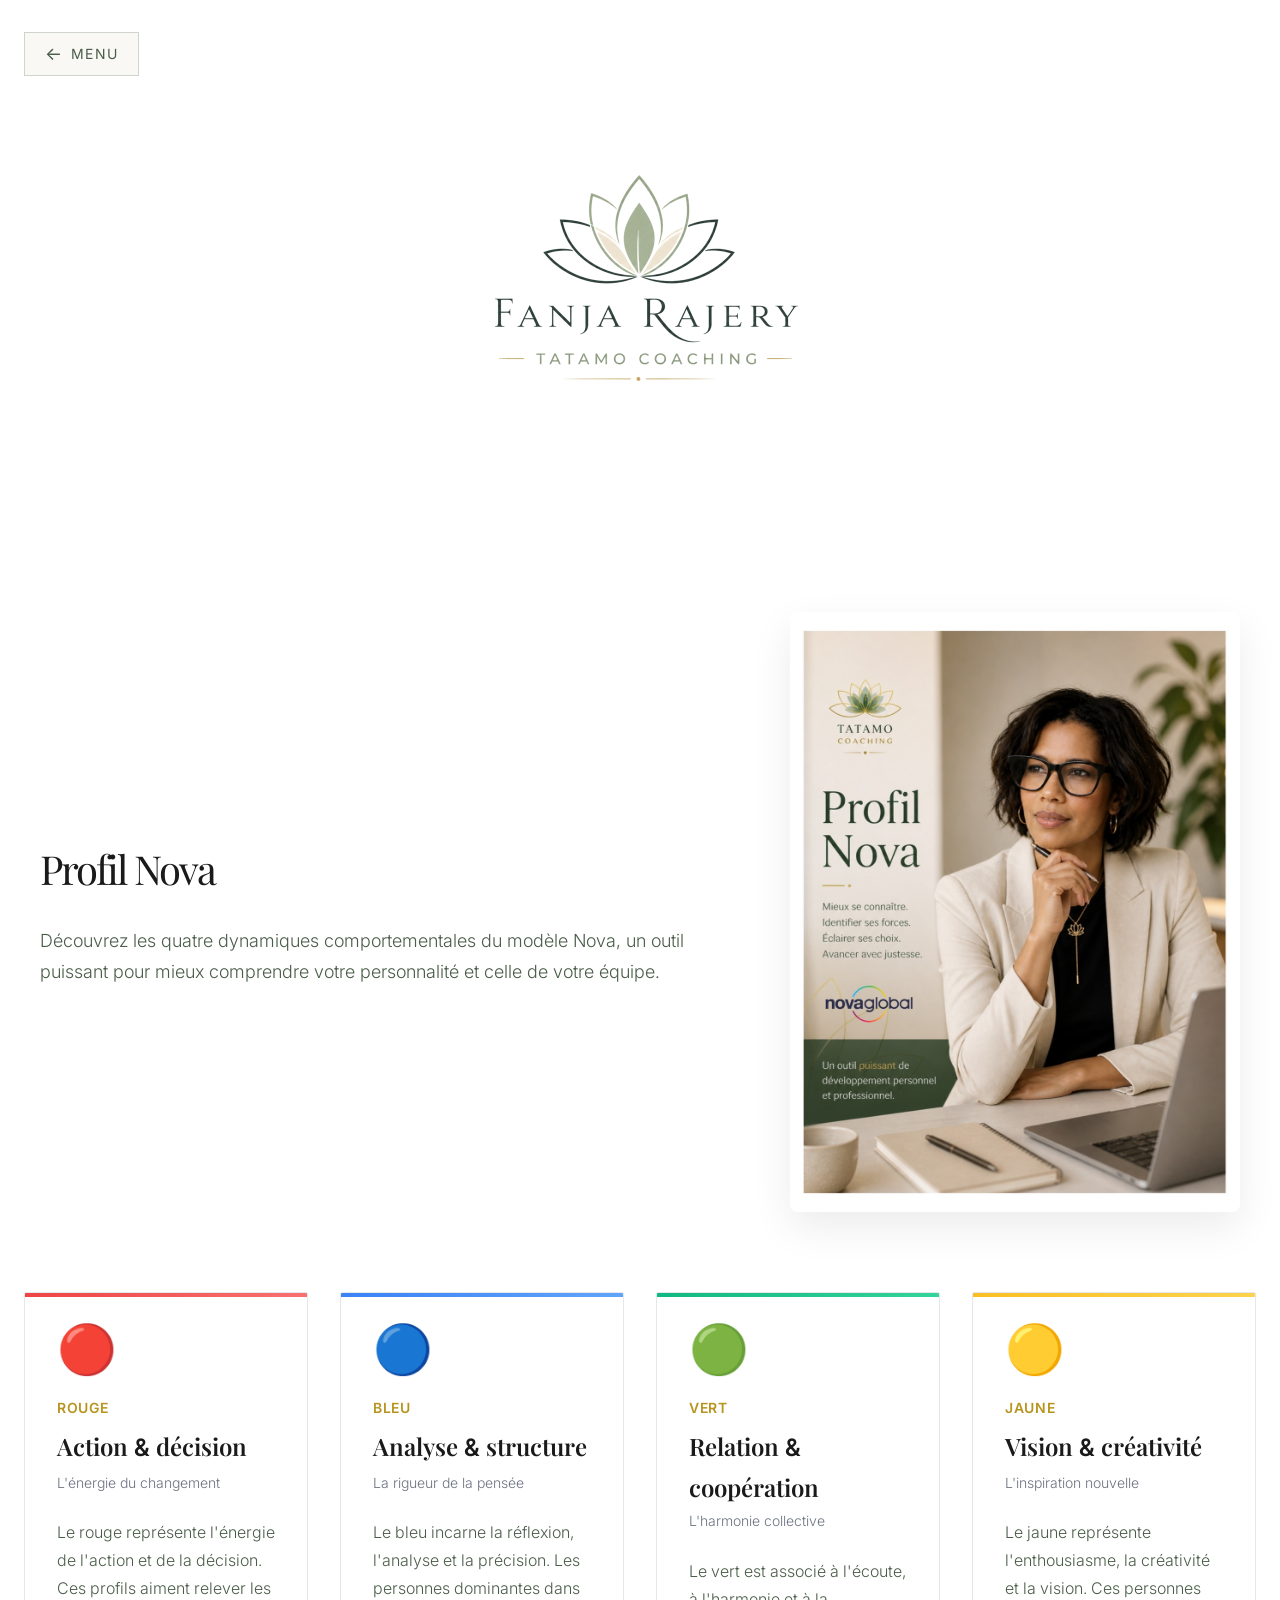
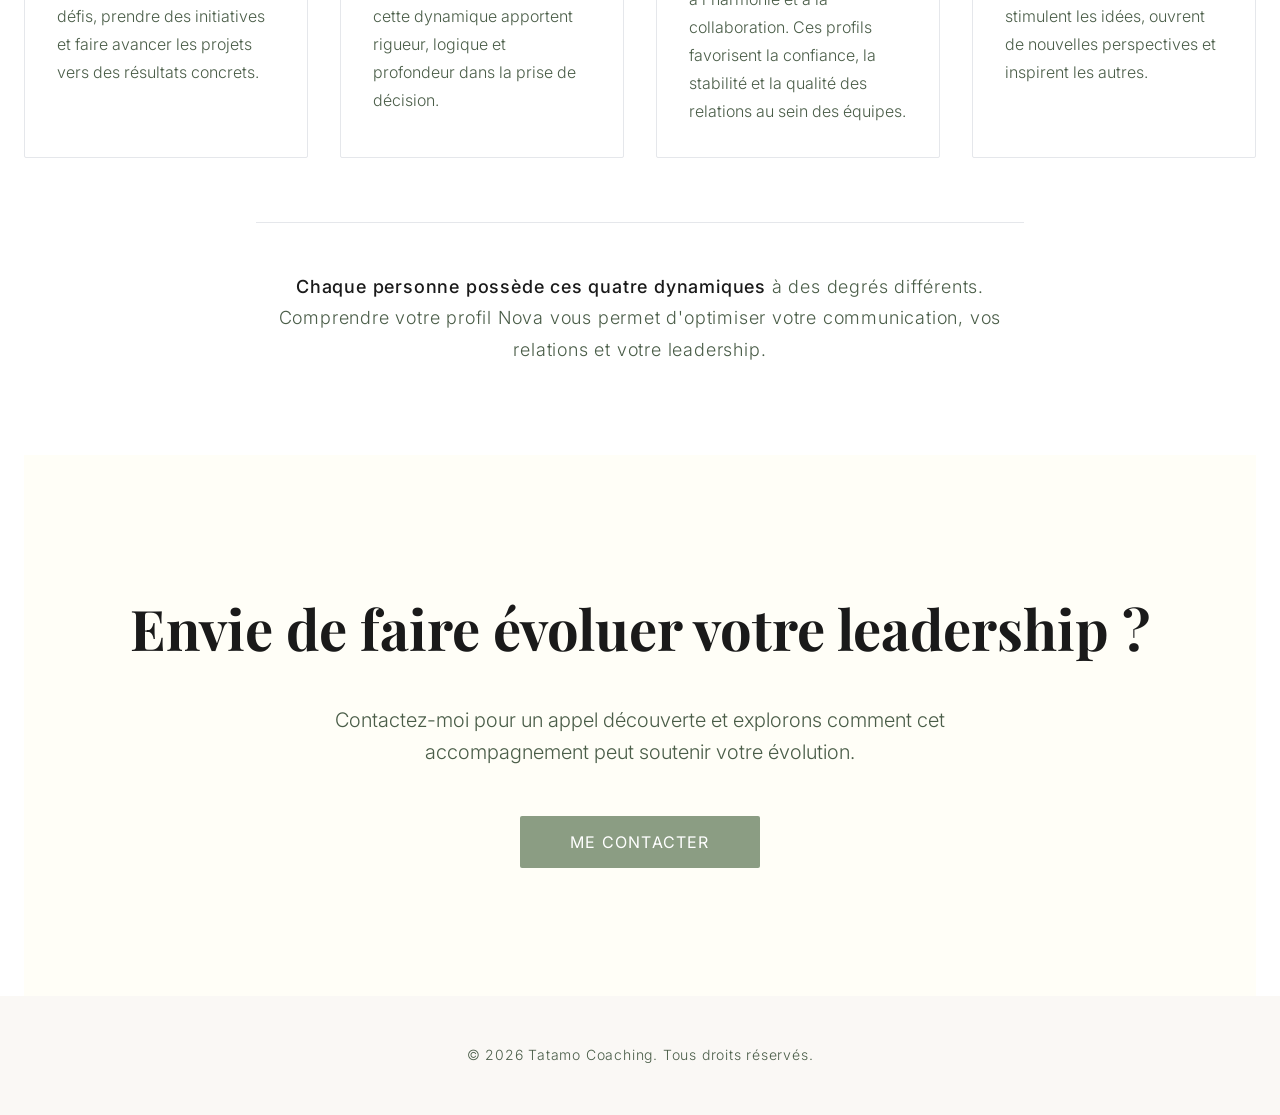
<file: nova.html>
<!DOCTYPE html>
<html lang="fr">
<head>
  <meta charset="UTF-8">
  <meta name="viewport" content="width=device-width, initial-scale=1.0">
  <title>Profil Nova - Tatamo Coaching</title>
  <meta name="description" content="Découvrez le Profil Nova et ses quatre dynamiques comportementales pour mieux comprendre vos talents et ceux de votre équipe.">
  <link rel="icon" type="image/png" href="favicon.png">
  <link rel="apple-touch-icon" href="favicon.png">
  <link rel="preconnect" href="https://fonts.googleapis.com">
  <link rel="preconnect" href="https://fonts.gstatic.com" crossorigin>
  <link href="https://fonts.googleapis.com/css2?family=Inter:wght@300;400;600&family=Playfair+Display:wght@400;500;600&display=swap" rel="stylesheet">
  <link rel="stylesheet" href="styles.css">
</head>
<body>

  <a href="index.html" class="back-button">
  <span class="arrow">←</span> Menu
</a>

  <header class="header">
    <div class="container">
      <img src="images/logonouvv.PNG" alt="Tatamo Coaching Logo" class="logo">
    </div>
  </header>

  <section class="nova">
    <div class="container">
      
      <div class="nova-layout">
        
        <div class="nova-text-content">
          <h1 class="hero-title" style="text-align: left; margin-bottom: 24px;">Profil Nova</h1>
          <p class="intro-text" style="text-align: left; margin: 0;">Découvrez les quatre dynamiques comportementales du modèle Nova, un outil puissant pour mieux comprendre votre personnalité et celle de votre équipe.</p>
        </div>

        <div class="nova-photo">
          <img src="images/581036E9-05EB-4CFF-AD83-404013195CB6.jpeg" alt="Présentation du Profil Nova">
        </div>
        
      </div>

      <div class="cards-grid" id="cardsContainer">
      </div>

      <div class="nova-footer">
        <p class="footer-text">
          <strong>Chaque personne possède ces quatre dynamiques</strong> à des degrés différents. Comprendre votre profil Nova vous permet d'optimiser votre communication, vos relations et votre leadership.
        </p>
      </div>

      

<br>

<div class="feminin-cta">
      <div class="container">
        <h2 class="feminin-cta-title">Envie de faire évoluer votre leadership ?</h2>
        <p class="feminin-cta-text">Contactez-moi pour un appel découverte et explorons comment cet accompagnement peut soutenir votre évolution.</p>
       <div class="button-group">
  <a href="index.html#contact" class="button-link">
    <button class="btn btn-primary">Me contacter</button>
  </a>
</div>
      </div>
    </div>
    </div>
  </section>



      <footer class="footer">
    <div class="container">
      <p class="footer-text">© 2026 Tatamo Coaching. Tous droits réservés.</p>
    </div>
  </footer>

  <script src="document.js"></script>
</body>
</html>
</file>
<file: styles.css>
* {
  margin: 0;
  padding: 0;
  box-sizing: border-box;
}

html {
  scroll-behavior: smooth;
}

body {
  font-family: 'Inter', sans-serif;
  background-color: #FFFFFF;
  color: #1A1A1A;
  line-height: 1.6;
}


.back-button {
  position: absolute;
  top: 32px; /* Aligné sur le padding de votre header */
  left: 24px; /* Aligné sur le padding de votre container */
  display: flex;
  align-items: center;
  gap: 8px;
  padding: 10px 20px;
  background-color: #FAF8F5; /* Votre couleur de fond secondaire */
  color: #4A5D48; /* Votre couleur verte principale */
  border: 1px solid rgba(107, 132, 104, 0.3);
  font-family: 'Inter', sans-serif;
  font-size: 14px;
  text-transform: uppercase;
  letter-spacing: 1.2px;
  text-decoration: none;
  transition: all 0.3s ease;
  z-index: 1000;
}

.back-button:hover {
  background-color: #4A5D48;
  color: #FAF8F5;
  border-color: #4A5D48;
}

.back-button .arrow {
  font-size: 18px;
  line-height: 1;
}

/* Ajustement pour mobile */
@media (max-width: 768px) {
  .back-button {
    top: 16px;
    left: 16px;
    padding: 8px 14px;
    font-size: 12px;
  }
}



.container {
  max-width: 1280px;
  margin: 0 auto;
  padding: 0 24px;
}

/* Header */
.header {
  background-color: transparent; 
  width: 100%;
  padding: 32px 0; /* On garde le padding vertical, mais on met 0 sur les côtés */

}

.header .container {
    display: flex;
    justify-content: center; /* Centre le logo horizontalement */
    background: transparent; /* Assure que le fond du container ne bloque rien */
    max-width: 1280px;
    margin: 0 auto;
}

.logo {
  height: 500px;
  width: auto;
  background-color: transparent;
}

/* Hero Section */

.offerings {
  margin-top: -150px;

  }



.about {

  margin-top: -150px;
}






.hero {
  min-height: 100vh;
  display: flex;
  align-items: center;
  justify-content: center;
  padding: 48px 24px;
  margin-top: -450px;
  padding-top: 180px;
}

.hero-content {
  text-align: center;
  
}

.hero-title {
  font-family: 'Playfair Display', serif;
  font-size: clamp(48px, 12vw, 100px);
  margin-bottom: 100px;
  color: #1A1A1A;
  letter-spacing: -2px;
  font-weight: 400;
  
}

.hero-subtitle-wrapper {
  display: flex;
  align-items: center;
  justify-content: center;
  gap: 16px;
  margin-bottom: 64px;
}

.divider {
  height: 1px;
  width: 48px;
  background-color: #B8941E;
}

.hero-subtitle {
  font-size: 14px;
  letter-spacing: 3.2px;
  text-transform: uppercase;
  color: #4A5D48;
  font-weight: 300;
  text-align: center;
}

.hero-heading {
  font-family: 'Playfair Display', serif;
  font-size: clamp(32px, 6vw, 56px);
  margin-bottom: 32px;
  color: #1A1A1A;
  font-weight: 300;
  line-height: 1.2;
}

.hero-description {
  font-size: 18px;
  color: #4A5D48;
  margin-bottom: 48px;
  max-width: 600px;
  margin-left: auto;
  margin-right: auto;
  font-weight: 300;
  line-height: 1.8;
}
/* hero pour la page individuel */
.individuel .hero-title {
  font-size: 40px; 
  text-align: center;
  
}

.individuel {

  margin-top: -150px;
}


/* hero pour la page feminin */
.feminin .hero-title {
  font-size: 40px;
  text-align: center;
}

/* hero pour la page nova */
.nova .hero-title {
  font-size: 40px;
  text-align: center;
}

/* hero pour la page reservation */
.reservation .hero-title {
  font-size: 40px;
  text-align: center;
}






.button-group {
  display: flex;
  flex-direction: column;
  gap: 24px;
  justify-content: center;
  align-items: center;
  flex-wrap: wrap;
}

@media (min-width: 640px) {
  .button-group {
    flex-direction: row;
  }
}

.btn {
  padding: 16px 40px;
  font-size: 14px;
  letter-spacing: 1.6px;
  text-transform: uppercase;
  font-family: 'Inter', sans-serif;
  font-weight: 400;
  min-width: 240px;
  cursor: pointer;
  transition: all 0.3s ease;
  border: none;
}

.btn-primary {
  background-color: #4A5D48;
  color: #FAF8F5;
  display: block;
  width: fit-content;
  margin: 0 auto;
  width: auto;
}

.btn-primary:hover {
  background-color: #6B8468;
}

.btn-secondary {
  border: 1px solid #4A5D48;
  color: #4A5D48;
  background-color: transparent;
}

.btn-secondary:hover {
  background-color: #4A5D48;
  color: #FAF8F5;
}
/* enlever le bleu apres cliquer le lien */
a, a:visited, a:hover, a:active {
  text-decoration: none;
  color: inherit;
}

/* About Section */
.about {
  padding: 96px 24px;
  background-color: #FFFFFF;
}

.divider-center {
  height: 1px;
  width: 96px;
  background-color: #B8941E;
  margin: 0 auto 64px auto;
}

.section-title {
  font-family: 'Playfair Display', serif;
  font-size: clamp(32px, 5vw, 56px);
  margin-bottom: 48px;
  color: #1A1A1A;
  text-align: center;
}

.about-text {
  font-size: 18px;
  color: #4A5D48;
  text-align: justify;
  max-width: 800px;
  margin: 0 auto 64px auto;
  font-weight: 300;
  line-height: 1.8;
  padding: 0 24px;
}

.about .divider-center:last-of-type {
  margin-bottom: 0;
  margin-top: 64px;
}

/* Offerings Section */
.offerings {
  padding: 96px 24px 10px 24px;
  background-color: #FAF8F5;
  margin-top: -150px;
}

.offerings .section-title {
  margin-bottom: 80px;
}

.offerings-grid {
  display: grid;
  grid-template-columns: repeat(auto-fit, minmax(300px, 1fr));
  gap: 48px;
  max-width: 1400px;
  margin: 0 auto;
}

@media (min-width: 768px) {
  .offerings-grid {
    grid-template-columns: repeat(3, 1fr);
  }
}

.offering-card {
  text-align: center;
  border: 1px solid rgba(107, 132, 104, 0.3);
  padding: 40px;
  background-color: rgba(255, 255, 255, 0.5);
  min-height: 100%;
  transition: border-color 0.3s ease;
}

.offering-card:hover {
  border-color: #6B8468;
}

.offering-card .divider-center {
  margin-bottom: 32px;
}

.offering-title {
  font-family: 'Playfair Display', serif;
  font-size: 24px;
  margin-bottom: 24px;
  color: #1A1A1A;
}

.offering-description {
  font-size: 16px;
  color: #4A5D48;
  font-weight: 300;
  line-height: 1.8;
}

.offering-link{
  display: block;
  text-decoration: none;
  color: inherit;
}

/* Contact Section */
.contact {
  padding: 10px 24px 96px 24px;
  background-color: #FFFFFF;
}

.contact .divider-center:first-of-type {
  margin-bottom: 64px;
}

.contact-description {
  font-size: 18px;
  color: #4A5D48;
  text-align: center;
  max-width: 600px;
  margin: 0 auto 48px auto;
  font-weight: 300;
  line-height: 1.8;
}

.contact .divider-center:last-of-type {
  margin-top: 64px;
}

/* Footer */
.footer {
  padding: 48px 24px;
  background-color: #FAF8F5;
}

.footer-text {
  font-size: 14px;
  color: #4A5D48;
  text-align: center;
  font-weight: 300;
  letter-spacing: 0.8px;
}

/* Responsive Design */
@media (max-width: 768px) {

.hero, 
  .offerings, 
  .about, 
  .individuel {
    margin-top: 0;
  }

  .hero {
    padding-top: 20px; /* Rapproche le texte du logo sur mobile */
  }


  .hero-title {
    font-size: 48px;
  }

  .hero-heading {
    font-size: 32px;
  }

  .hero-description {
    font-size: 16px;
  }

  .section-title {
    font-size: 32px;
  }

  .about-text,
  .contact-description {
    font-size: 16px;
  }

  .offerings-grid {
    gap: 32px;
  }

  .offering-card {
    padding: 32px;
  }

  .button-group {
    gap: 16px;
  }

  .btn {
    min-width: auto;
    width: 100%;
    padding: 14px 32px;
  }
}

@media (max-width: 480px) {
  .container {
    padding: 0 16px;
  }

 .hero {
    padding: 32px 16px;
    padding-top: 20px; 
    min-height: auto;  
  }

  .hero-title {
    font-size: 36px;
    margin-bottom: 16px;
  }

  .hero-subtitle-wrapper {
    gap: 12px;
    margin-bottom: 32px;
  }

  .divider {
    width: 32px;
  }

  .hero-subtitle {
    font-size: 12px;
  }

  .hero-heading {
    font-size: 24px;
    margin-bottom: 24px;
  }

  .hero-description {
    font-size: 14px;
    margin-bottom: 32px;
  }

  .about,
  .contact {
    padding: 64px 16px;
  }

  .offerings {
    padding: 64px 16px;
  }

  .divider-center {
    width: 64px;
    margin-bottom: 48px;
  }

  .section-title {
    font-size: 28px;
    margin-bottom: 40px;
  }

  .about-text {
    margin-bottom: 48px;
    font-size: 15px;
  }

  .offerings-grid {
    gap: 24px;
  }

  .offering-card {
    padding: 24px;
  }

  .offering-title {
    font-size: 20px;
  }

  .offering-description {
    font-size: 14px;
  }

  .logo {
    height: 120px;
    transform: scale(1.8);
  }
}


/* =========================
   PAGE A PROPOS
   Ne touche que la mise en page photo + texte
   ========================= */

.about-layout {
  display: flex;
  align-items: flex-start;
  justify-content: center;
  gap: 56px;
  max-width: 1200px;
  margin: 60px auto 0;
}

.about-photo {
  flex: 0 0 360px;
}

.about-photo img {
  width: 100%;
  height: auto;
  display: block;
  border-radius: 18px;
  box-shadow: 0 10px 30px rgba(0, 0, 0, 0.10);
}

.about-bio {
  flex: 1;
  min-width: 0;
}

.about-bio .about-text {
  max-width: 100%;
  margin: 0 0 20px;
  padding: 0;
  text-align: justify;
  text-justify: inter-word;
}

/* Responsive */
@media (max-width: 900px) {
  .about-layout {
    flex-direction: column;
    gap: 28px;
    margin-top: 40px;
  }

  .about-photo {
    width: 100%;
    max-width: 420px;
    margin: 0 auto;
  }

  .about-bio {
    width: 100%;
  }
}

.about-caption {
  font-size: 0.95rem;
  line-height: 1.7;
  margin-top: 16px;
  color: #5f6f5f;
  text-align: left;
}

/* =========================
   PAGE NOVA (SCOPÉE)
   Ne touche que: <section class="nova">...</section>
   ========================= */

.nova .intro-text {
  font-size: 1.125rem;
  color: #4A5D48;
  max-width: 42rem;
  margin: 3rem auto;
  line-height: 1.75;
  font-weight: 300;
  text-align: center;
}

.nova .cards-grid {
  display: grid;
  grid-template-columns: 1fr;
  gap: 2rem;
  margin: 4rem 0;
}

@media (min-width: 768px) {
  .nova .cards-grid {
    grid-template-columns: repeat(2, 1fr);
  }
}

@media (min-width: 1024px) {
  .nova .cards-grid {
    grid-template-columns: repeat(4, 1fr);
  }
}

.nova .card {
  position: relative;
  background-color: white;
  border: 1px solid #e5e7eb;
  border-radius: 0.125rem;
  overflow: hidden;
  transition: box-shadow 0.3s ease;
  display: flex;
  flex-direction: column;
}

.nova .card:hover {
  box-shadow: 0 4px 6px -1px rgba(0, 0, 0, 0.1), 0 2px 4px -1px rgba(0, 0, 0, 0.06);
}

.nova .card-accent {
  position: absolute;
  top: 0;
  left: 0;
  right: 0;
  height: 4px;
}

.nova .card-accent.red {
  background: linear-gradient(to right, #ef4444, #f87171);
}

.nova .card-accent.blue {
  background: linear-gradient(to right, #3b82f6, #60a5fa);
}

.nova .card-accent.green {
  background: linear-gradient(to right, #10b981, #34d399);
}

.nova .card-accent.yellow {
  background: linear-gradient(to right, #fbbf24, #fcd34d);
}

.nova .card-content {
  padding: 2rem;
  display: flex;
  flex-direction: column;
  flex-grow: 1;
}

.nova .card-emoji {
  font-size: 3rem;
  margin-bottom: 1.5rem;
  line-height: 1;
}

.nova .card-color {
  font-size: 0.875rem;
  font-weight: 600;
  color: #B8941E;
  text-transform: uppercase;
  letter-spacing: 0.05em;
  margin-bottom: 0.5rem;
}

.nova .card-title {
  font-family: 'Playfair Display', serif;
  font-size: 1.5rem;
  color: #1A1A1A;
  margin-bottom: 0.25rem;
  font-weight: 600;
}

.nova .card-subtitle {
  font-size: 0.875rem;
  color: #6b7280;
  font-weight: 300;
  margin-bottom: 1.5rem;
}

.nova .card-description {
  color: #4A5D48;
  line-height: 1.75;
  font-weight: 300;
  flex-grow: 1;
}

.nova .nova-footer {
  max-width: 48rem;
  margin: 4rem auto;
  text-align: center;
  padding-top: 3rem;
  border-top: 1px solid #e5e7eb;
}

.nova .footer-text {
  font-size: 1.125rem;
  color: #4A5D48;
  line-height: 1.75;
  font-weight: 300;
}

.nova .footer-text strong {
  font-weight: 500;
  color: #1A1A1A;
}

/* Alignement des posts Facebook */
.fb-container {
  display: flex;
  justify-content: center; /* Centre les posts horizontalement */
  gap: 20px;               /* Espace entre les deux publications */
  flex-wrap: wrap;         /* Permet de revenir à la ligne sur petit écran */
  margin-top: 4rem;
}

/* Ajustement pour s'assurer que les posts ne dépassent pas sur petit écran */
.fb-container .fb-post {
  flex: 0 1 auto;
  min-width: 320px;        /* Largeur minimum pour rester lisible */
}

/* On retire la marge auto que vous aviez sur .nova .fb-post pour éviter les conflits */
.nova .fb-post {
  margin-top: 0; 
}

/* =========================
   PAGE LEADERSHIP FÉMININ (SCOPÉE)
   Ne touche que: <section class="feminin">...</section>
   ========================= */

/* Hero Section */
.feminin-hero {
  position: relative;
  height: 100vh;
  display: flex;
  align-items: center;
  justify-content: center;
}

.feminin-hero-image {
  position: absolute;
  top: 0;
  left: 0;
  width: 100%;
  height: 100%;
  object-fit: cover;
  object-position: center 10%;
}

.feminin-hero-overlay {
  position: absolute;
  top: 0;
  left: 0;
  width: 100%;
  height: 100%;
  background-color: rgba(0, 0, 0, 0.3);
}

.feminin-hero-content {
  position: relative;
  z-index: 10;
  text-align: center;
  color: white;
  padding: 0 24px;
  max-width: 960px;
}

.feminin-hero-title {
  font-family: 'Playfair Display', serif;
  font-size: clamp(40px, 8vw, 96px);
  margin-bottom: 24px;
  font-weight: 600;
  letter-spacing: 0.5px;
}

.feminin-hero-subtitle {
  font-size: clamp(18px, 3vw, 28px);
  font-weight: 300;
  letter-spacing: 0.5px;
  line-height: 1.6;
}

/* Introduction Section */
.feminin-intro {
  padding: 96px 24px;
}

.feminin-intro-text {
  max-width: 768px;
  margin: 0 auto;
}

.feminin-intro-text p {
  font-size: 18px;
  line-height: 1.8;
  color: #4A5D48;
  margin-bottom: 32px;
  font-weight: 300;
}

.feminin-intro-text .feminin-highlight {
  font-weight: 500;
  color: #1A1A1A;
}

/* Challenges Section */
.feminin-challenges {
  padding: 96px 24px;
  background-color: #FFFFFF;
}

.feminin-challenges .section-title {
  margin-bottom: 80px;
}

.feminin-cards-grid {
  display: grid;
  grid-template-columns: repeat(auto-fit, minmax(280px, 1fr));
  gap: 32px;
  max-width: 1200px;
  margin: 0 auto;
}

@media (min-width: 768px) {
  .feminin-cards-grid {
    grid-template-columns: repeat(2, 1fr);
    gap: 48px;
  }
}

.feminin-card {
  background-color: #FFFEF7;
  padding: 40px;
  border: 1px solid #e5e7eb;
  border-radius: 2px;
  transition: border-color 0.3s ease;
}

.feminin-card:hover {
  border-color: #8B9D83;
}

.feminin-card-icon {
  width: 56px;
  height: 56px;
  display: flex;
  align-items: center;
  justify-content: center;
  border-radius: 50%;
  background-color: rgba(139, 157, 131, 0.1);
  color: #8B9D83;
  margin-bottom: 24px;
}

.feminin-card-title {
  font-family: 'Playfair Display', serif;
  font-size: 24px;
  margin-bottom: 16px;
  color: #1A1A1A;
}

.feminin-card-description {
  font-size: 16px;
  color: #4A5D48;
  line-height: 1.6;
  font-weight: 300;
}

/* Benefits Section */
.feminin-benefits {
  padding: 96px 24px;
  background-color: #FFFEF7;
}

.feminin-benefits .section-title {
  margin-bottom: 64px;
}

.feminin-benefits-list {
  max-width: 768px;
  margin: 0 auto;
  list-style: none;
  padding: 0;
}

.feminin-benefits-list li {
  display: flex;
  align-items: start;
  gap: 16px;
  font-size: 18px;
  color: #4A5D48;
  margin-bottom: 24px;
  line-height: 1.6;
  font-weight: 300;
}

.feminin-benefits-list li::before {
  content: '';
  width: 8px;
  height: 8px;
  border-radius: 50%;
  background-color: #C9A961;
  margin-top: 12px;
  flex-shrink: 0;
}

/* Approach Section */
.feminin-approach {
  padding: 96px 24px;
  background-color: #FFFFFF;
}

.feminin-approach .section-title {
  margin-bottom: 48px;
}

.feminin-approach-subtitle {
  font-family: 'Playfair Display', serif;
  font-size: clamp(24px, 4vw, 36px);
  text-align: center;
  margin-bottom: 32px;
  color: #1A1A1A;
  font-weight: 400;
  font-style: italic;
}

.feminin-approach-text {
  max-width: 768px;
  margin: 0 auto;
}

.feminin-approach-text p {
  font-size: 18px;
  line-height: 1.8;
  color: #4A5D48;
  margin-bottom: 24px;
  font-weight: 300;
}

.feminin-approach-text strong {
  font-weight: 500;
  color: #1A1A1A;
}

/* Call to Action Section */
.feminin-cta {
  padding: 128px 24px;
  background-color: #FFFEF7;
  text-align: center;
}

.feminin-cta-title {
  font-family: 'Playfair Display', serif;
  font-size: clamp(32px, 5vw, 56px);
  margin-bottom: 32px;
  color: #1A1A1A;
}

.feminin-cta-text {
  font-size: 20px;
  color: #4A5D48;
  max-width: 640px;
  margin: 0 auto 48px;
  line-height: 1.6;
  font-weight: 300;
}

.feminin-cta .btn {
  padding: 16px 48px;
  font-size: 16px;
  letter-spacing: 1.2px;
  background-color: #8B9D83;
  color: white;
  border: none;
  border-radius: 2px;
  cursor: pointer;
  transition: background-color 0.3s ease;
  text-decoration: none;
  display: inline-block;
}

.feminin-cta .btn:hover {
  background-color: #7a8a72;
}

/* Responsive */
@media (max-width: 768px) {
  .feminin-intro,
  .feminin-challenges,
  .feminin-benefits,
  .feminin-approach {
    padding: 64px 16px;
  }

  .feminin-cta {
    padding: 80px 16px;
  }

  .feminin-cards-grid {
    gap: 24px;
  }

  .feminin-card {
    padding: 32px;
  }
}

/* =========================
   PAGE COACHING INDIVIDUEL (SCOPÉE)
   Ne touche que: <section class="individuel">...</section>
   ========================= */

.individuel {
  background-color: #FAF8F5;
  min-height: 100vh;
  padding: 48px 24px 96px;
}

.individuel .hero-title {
  font-size: 40px;
  text-align: center;
  margin-bottom: 24px;
}

.individuel .hero-subtitle-wrapper {
  display: flex;
  align-items: center;
  justify-content: center;
  gap: 16px;
  margin-bottom: 80px;
}

.individuel .coaching-layout {
  display: flex;
  align-items: flex-start;
  justify-content: center;
  gap: 80px;
  max-width: 1400px;
  margin: 0 auto;
}

.individuel .coaching-photo-col {
  flex: 0 0 420px;
}

.individuel .coaching-photo-wrapper {
  position: relative;
}

.individuel .coaching-photo-wrapper img {
  width: 100%;
  height: auto;
  display: block;
  border-radius: 2px;
  box-shadow: 0 10px 30px rgba(0, 0, 0, 0.12);
}

.individuel .coaching-content-col {
  flex: 1;
  min-width: 0;
}

.individuel .coaching-intro {
  margin-bottom: 48px;
}

.individuel .coaching-intro p {
  font-size: 18px;
  line-height: 1.8;
  color: #4A5D48;
  margin-bottom: 24px;
  font-weight: 300;
  text-align: justify;
  text-justify: inter-word;
}

.individuel .coaching-intro p:last-child {
  margin-bottom: 0;
}

.individuel .coaching-cards-grid {
  display: grid;
  grid-template-columns: repeat(2, 1fr);
  gap: 24px;
  margin-bottom: 48px;
}

.individuel .coaching-card {
  background-color: rgba(255, 255, 255, 0.6);
  border: 1px solid rgba(107, 132, 104, 0.25);
  padding: 32px;
  transition: all 0.3s ease;
}

.individuel .coaching-card:hover {
  border-color: #6B8468;
  background-color: rgba(255, 255, 255, 0.9);
}

.individuel .coaching-card .divider-center {
  margin-bottom: 20px;
  width: 48px;
  margin-left: 0;
}

.individuel .coaching-card-title {
  font-family: 'Playfair Display', serif;
  font-size: 20px;
  color: #1A1A1A;
  margin-bottom: 12px;
  line-height: 1.3;
}

.individuel .coaching-card-description {
  font-size: 15px;
  color: #4A5D48;
  line-height: 1.6;
  font-weight: 300;
}

.individuel .coaching-quote-box {
  background-color: rgba(255, 255, 255, 0.5);
  border: 1px solid rgba(184, 148, 30, 0.2);
  padding: 40px;
  text-align: center;
  margin-bottom: 40px;
}

.individuel .coaching-quote {
  font-family: 'Playfair Display', serif;
  font-size: clamp(20px, 3vw, 28px);
  color: #1A1A1A;
  line-height: 1.5;
  font-style: italic;
  font-weight: 400;
}

/* Responsive */
@media (max-width: 1024px) {
  .individuel .coaching-layout {
    flex-direction: column;
    gap: 48px;
  }

  .individuel .coaching-photo-col {
    width: 100%;
    max-width: 480px;
    margin: 0 auto;
  }

  .individuel .coaching-content-col {
    width: 100%;
  }
}

@media (max-width: 640px) {
  .individuel {
    padding: 32px 16px 64px;
  }

  .individuel .hero-subtitle-wrapper {
    margin-bottom: 56px;
  }

  .individuel .coaching-cards-grid {
    grid-template-columns: 1fr;
    gap: 20px;
  }

  .individuel .coaching-card {
    padding: 24px;
  }

  .individuel .coaching-quote-box {
    padding: 32px 24px;
  }

  .individuel .coaching-intro p {
    font-size: 16px;
  }
}

/* Rend le symbole & plus classique dans les titres Nova */
.normal-amp {
  font-family: 'Inter', sans-serif;
}

/* =========================
   PAGE FACEBOOK (RÉFLEXIONS)
   ========================= */

.facebook-section {
  padding: 48px 24px 96px;
  background-color: #FAF8F5; /* La même couleur douce que sur vos autres pages */
  min-height: 100vh;
}

.facebook-item {
  display: flex;
  flex-direction: column;
  align-items: center;
  margin-bottom: 40px;
  flex: 1; /* Permet aux colonnes d'avoir la même taille */
  min-width: 320px;
  max-width: 500px; /* Aligné sur la largeur de vos posts Facebook */
}

.facebook-post-title {
  font-family: 'Playfair Display', serif;
  font-size: 22px;
  color: #1A1A1A;
  margin-bottom: 24px;
  text-align: center;
  line-height: 1.4;
  font-weight: 500;
}

.fb-container {
  display: grid;
  grid-template-columns: repeat(2, 1fr);
  gap: 40px;
  max-width: 1100px;
  margin: 0 auto;
  justify-items: center;
}

/* On force 1 seule colonne sur les petits écrans */
@media (max-width: 768px) {
  .fb-container {
    grid-template-columns: 1fr !important;
    gap: 20px;
  }
}


/* =========================
   SECTION AVIS / TESTIMONIALS
   ========================= */
.testimonials {
  padding: 96px 24px;
  background-color: #FAF8F5; /* Même fond doux que la section offres */
}

.testimonials .divider-center {
  margin-bottom: 32px;
}

.testimonials .section-title {
  margin-bottom: 64px;
}

.testimonials-grid {
  display: grid;
  grid-template-columns: repeat(auto-fit, minmax(300px, 1fr));
  gap: 32px;
  max-width: 1200px;
  margin: 0 auto;
}

.testimonial-card {
  background-color: #FFFFFF;
  padding: 40px;
  border: 1px solid rgba(107, 132, 104, 0.2);
  border-radius: 4px;
  position: relative;
  transition: transform 0.3s ease, box-shadow 0.3s ease;
  display: flex;
  flex-direction: column;
}

.testimonial-card:hover {
  transform: translateY(-5px);
  box-shadow: 0 10px 30px rgba(0, 0, 0, 0.05);
  border-color: #8B9D83;
}

.quote-icon {
  font-family: 'Playfair Display', serif;
  font-size: 80px;
  color: #C9A961; /* Votre couleur dorée/moutarde */
  line-height: 0;
  margin-top: 30px;
  margin-bottom: 20px;
  opacity: 0.4;
}

.testimonial-text {
  font-size: 16px;
  color: #4A5D48; /* Votre vert foncé */
  font-style: italic;
  line-height: 1.8;
  font-weight: 300;
  margin-bottom: 32px;
  flex-grow: 1; /* Pousse l'auteur vers le bas si les textes n'ont pas la même taille */
}

.testimonial-author {
  display: flex;
  align-items: center;
  border-top: 1px solid rgba(107, 132, 104, 0.1);
  padding-top: 24px;
}

.author-name {
  font-family: 'Playfair Display', serif;
  font-size: 18px;
  color: #1A1A1A;
  margin-bottom: 4px;
}

.author-role {
  font-size: 14px;
  color: #8B9D83;
  font-weight: 400;
  text-transform: uppercase;
  letter-spacing: 0.5px;
}

/* Ajustement Mobile pour les avis */
@media (max-width: 768px) {
  .testimonials {
    padding: 64px 16px;
  }
  .testimonials-grid {
    gap: 24px;
  }
  .testimonial-card {
    padding: 32px 24px;
  }
}


/* =========================
   MISE EN PAGE IMAGE NOVA
   ========================= */
.nova-layout {
  display: flex;
  align-items: center; /* Centre verticalement le texte avec l'image */
  gap: 64px; /* Espace entre le texte et l'image */
  margin-top: 48px;
  margin-bottom: 80px;
  max-width: 1200px;
  margin-left: auto;
  margin-right: auto;
}

.nova-text-content {
  flex: 1; /* Le texte prend l'espace restant */
}

.nova-photo {
  flex: 0 0 450px; /* Largeur fixe de l'image sur ordinateur */
}

.nova-photo img {
  width: 100%;
  height: auto;
  display: block;
  border-radius: 8px; /* Bords très légèrement arrondis */
  box-shadow: 0 15px 40px rgba(0, 0, 0, 0.08); /* Ombre douce élégante */
}

/* Rendre le tout parfait sur téléphone et tablette */
@media (max-width: 900px) {
  .nova-layout {
    flex-direction: column; /* Empile le texte au-dessus de l'image */
    gap: 48px;
    margin-top: 24px;
    margin-bottom: 48px;
  }
  
  .nova-text-content .hero-title,
  .nova-text-content .intro-text {
    text-align: center !important; /* On recentre le texte sur mobile */
  }

  .nova-text-content .intro-text {
    margin: 0 auto !important;
  }

  .nova-photo {
    width: 100%;
    max-width: 500px; /* Évite que l'image soit trop géante sur tablette */
    margin: 0 auto;
  }
}

/* =========================
   FORMULAIRE DE CONTACT
   ========================= */

  
.contact-section-container {
  display: flex;
  flex-wrap: wrap;
  gap: 48px;
  justify-content: space-between;
  margin-top: 64px;
  text-align: left;
  background-color: #FAF8F5;
   
}

.contact-info {
  flex: 1 1 300px;
}

.contact-main-title {
  font-family: 'Playfair Display', serif;
  font-size: 32px;
  letter-spacing: 1.5px;
  margin-bottom: 24px;
  color: #1A1A1A;
  text-transform: uppercase;
  font-weight: 400;
}

.contact-address, 
.contact-details {
  font-size: 16px;
  line-height: 1.8;
  margin-bottom: 16px;
  color: #4A5D48;
  font-weight: 300;
}

.contact-details a {
  color: #4A5D48;
  text-decoration: underline;
  transition: color 0.3s ease;
}

.contact-details a:hover {
  color: #1A1A1A;
}

.contact-form {
  flex: 1 1 450px;
  display: flex;
  flex-direction: column;
  gap: 20px;
}

.form-group {
  display: flex;
  flex-direction: column;
}

.form-group label {
  font-size: 14px;
  margin-bottom: 8px;
  font-weight: 400;
  color: #1A1A1A;
  letter-spacing: 0.5px;
}

.form-group input,
.form-group textarea {
  width: 100%;
  padding: 12px 16px;
  border: 1px solid rgba(107, 132, 104, 0.4);
  background-color: rgba(250, 248, 245, 0.5);
  font-family: 'Inter', sans-serif;
  font-size: 15px;
  color: #1A1A1A;
  outline: none;
  border-radius: 2px;
  transition: all 0.3s ease;
}

.form-group input:focus,
.form-group textarea:focus {
  border-color: #4A5D48;
  background-color: #FFFFFF;
}

.btn-submit {
  align-self: flex-start;
  padding: 16px 40px;
  background-color: #4A5D48;
  color: #FAF8F5;
  border: none;
  cursor: pointer;
  font-family: 'Inter', sans-serif;
  font-size: 14px;
  letter-spacing: 1.6px;
  text-transform: uppercase;
  border-radius: 0;
  transition: background-color 0.3s ease;
  margin-top: 8px;
}

.btn-submit:hover {
  background-color: #6B8468;
}

/* Ajustement Mobile */
@media (max-width: 768px) {
  .contact-section-container {
    flex-direction: column;
    gap: 32px;
    margin-top: 40px;
  }

  .btn-submit {
    width: 100%;
    text-align: center;
  }
}






/* =========================
   MISE EN PAGE IMAGE FEMININ (Texte Gauche / Image Droite)
   ========================= */
.feminin-layout {
  display: flex;
  align-items: center; 
  gap: 64px;
  margin-top: 100px; /* Espace avec le haut de la page */
  margin-bottom: 80px;
  max-width: 1200px;
  margin-left: auto;
  margin-right: auto;
}

.feminin-text-content {
  flex: 1; /* Le texte prend l'espace disponible */
}

.feminin-photo {
  flex: 0 0 420px; /* Largeur fixe de l'image sur l'ordinateur */
}

.feminin-photo img {
  width: 100%;
  height: auto;
  display: block;
  border-radius: 4px;
  box-shadow: 0 10px 30px rgba(0, 0, 0, 0.08); /* Ombre douce */
}

/* Ajustements pour les téléphones et tablettes */
@media (max-width: 900px) {
  .feminin-layout {
    flex-direction: column; /* Place l'image sous le texte sur mobile */
    gap: 48px;
    margin-top: 80px;
  }
  
  .feminin-text-content .hero-title,
  .feminin-text-content .intro-text {
    text-align: center !important; /* On centre le texte sur mobile */
  }

  .feminin-photo {
    width: 100%;
    max-width: 450px;
    margin: 0 auto;
  }
}

/* On cache l'ancien CSS de la bannière sombre s'il en reste */
.feminin-hero, .feminin-intro {
  display: none !important;
}
</file>
